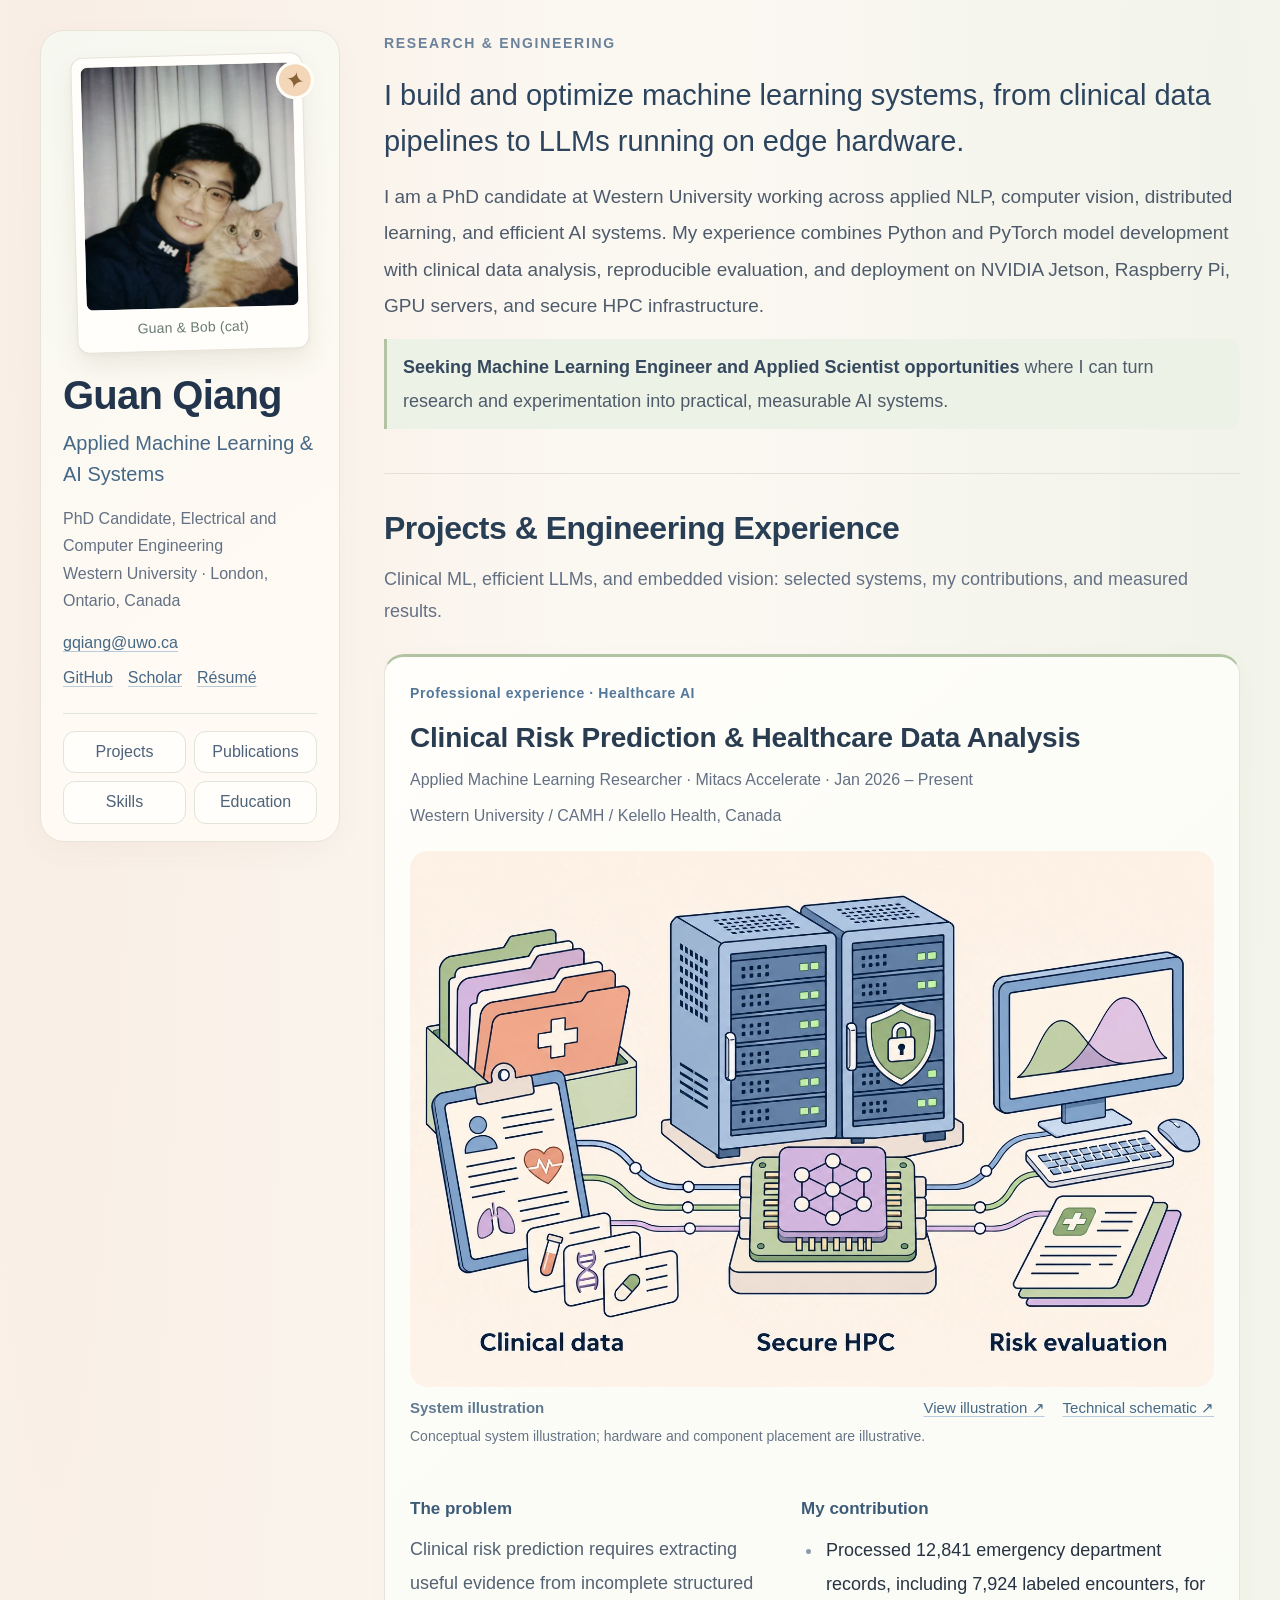
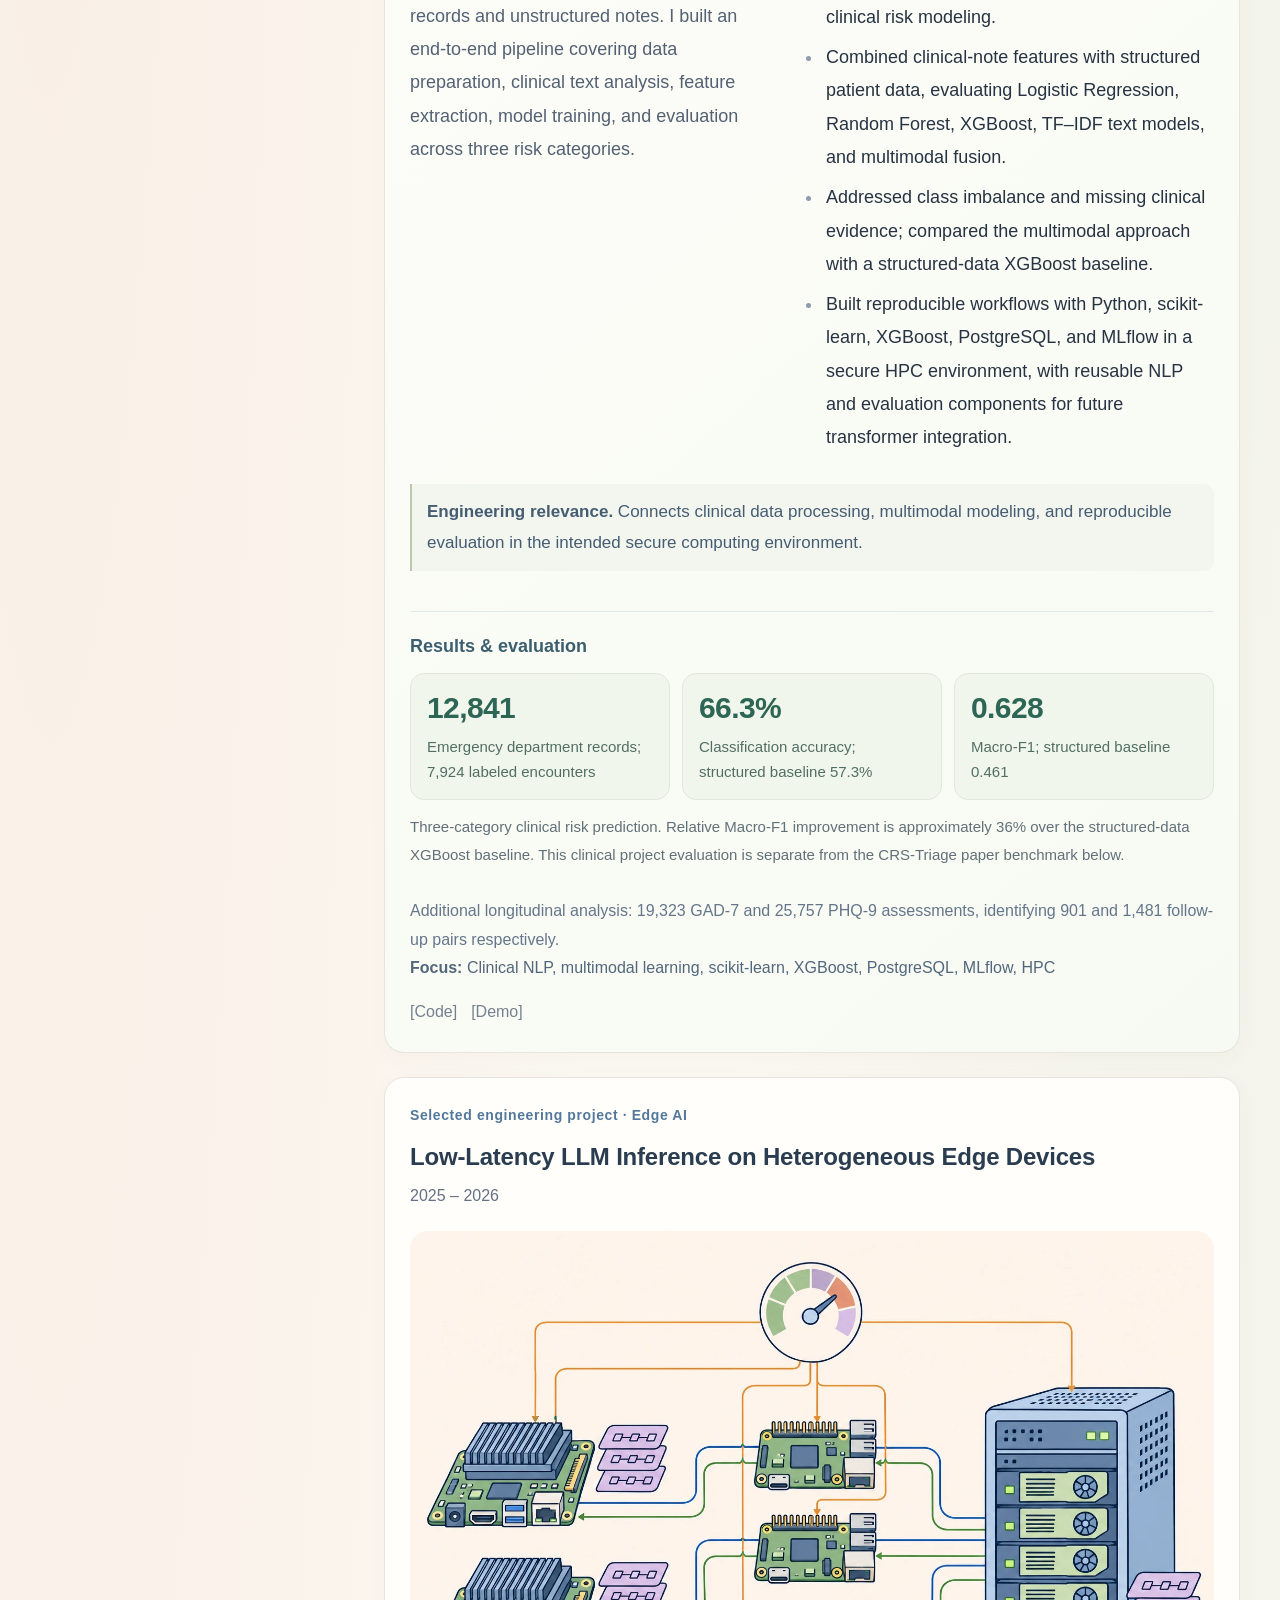
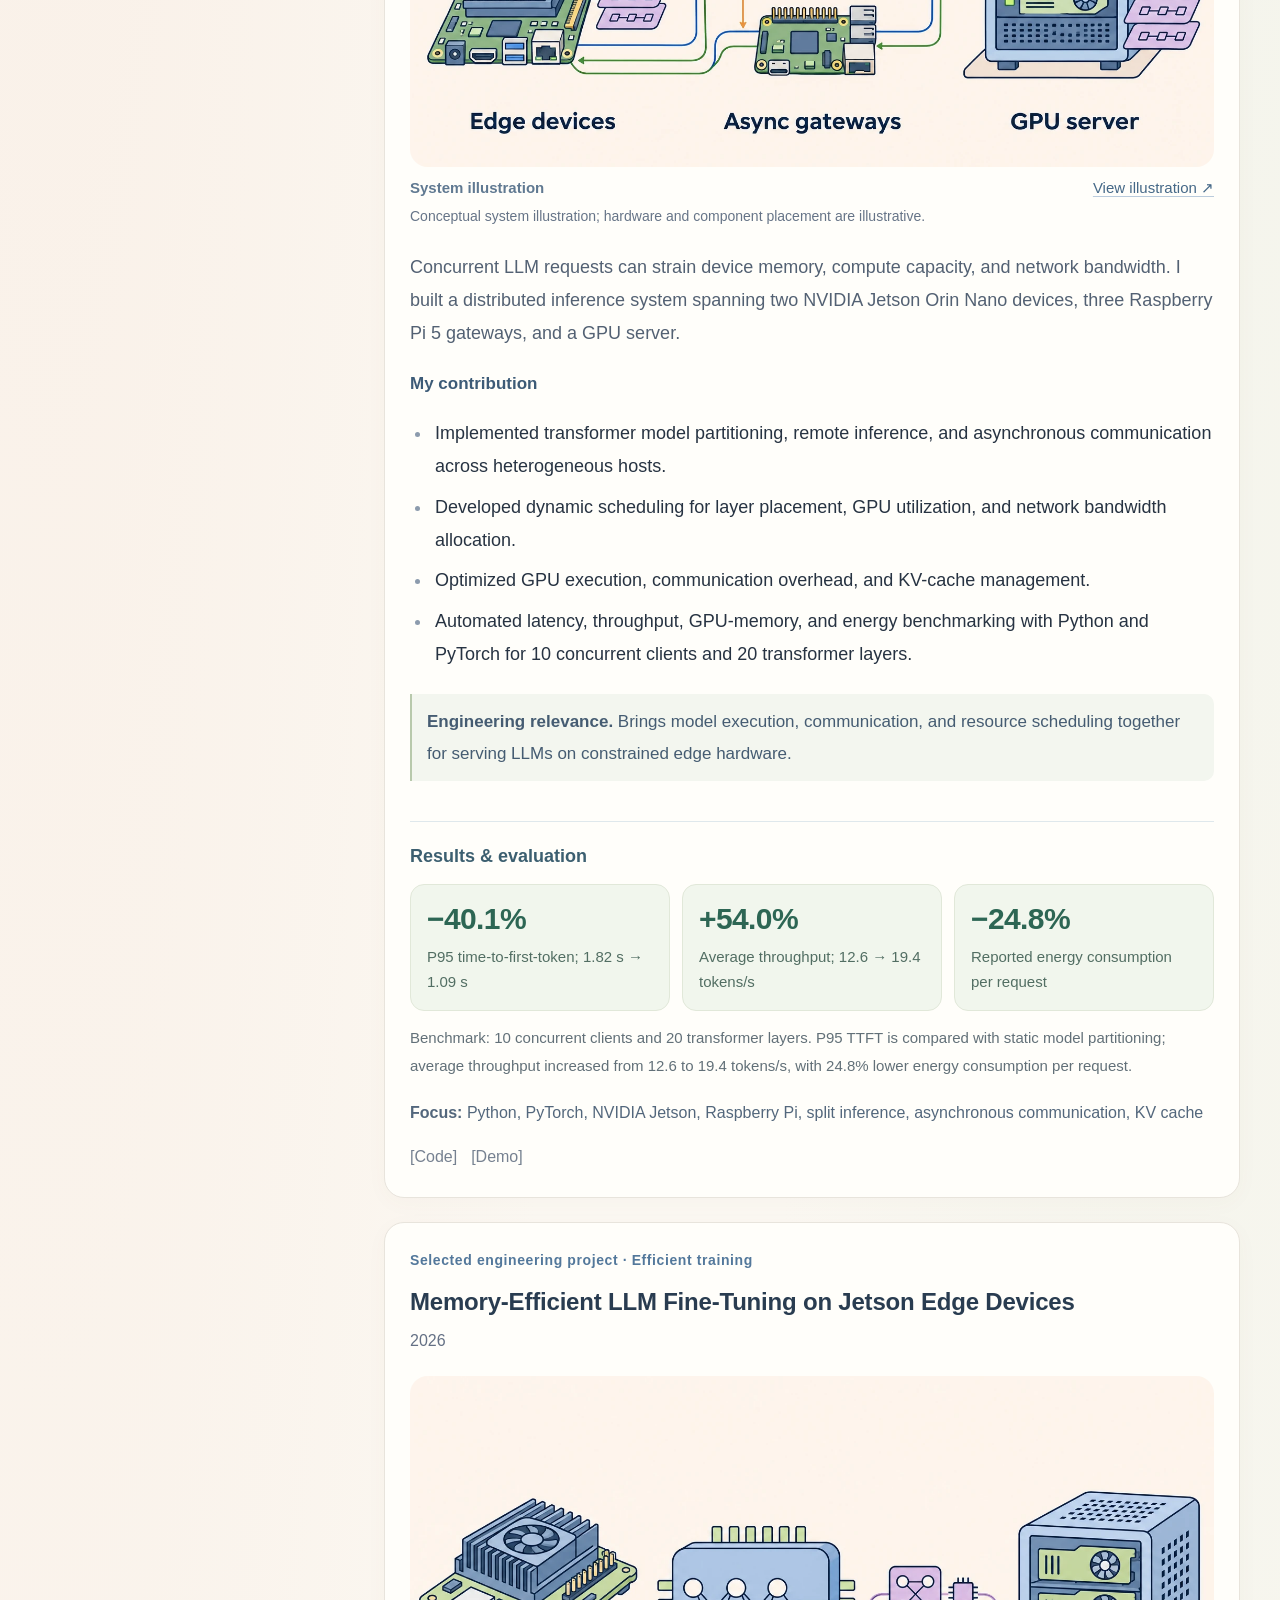
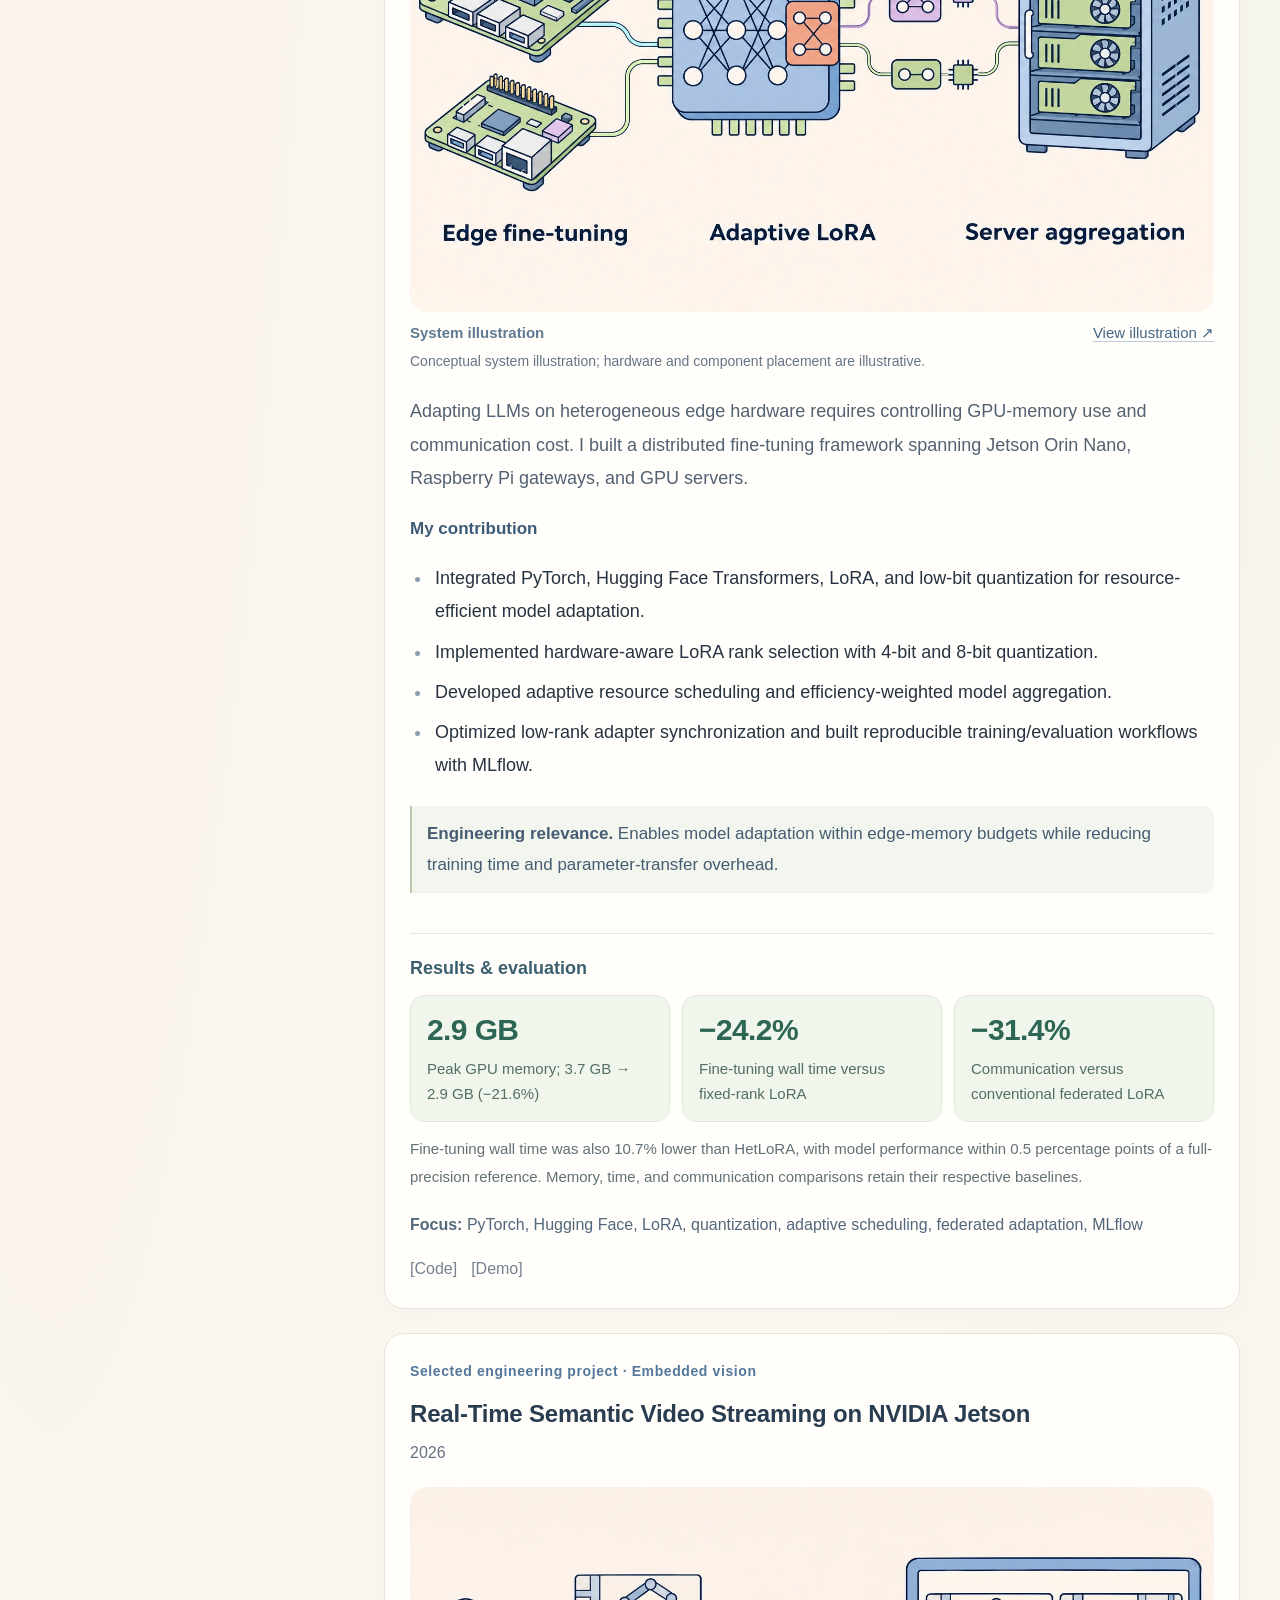
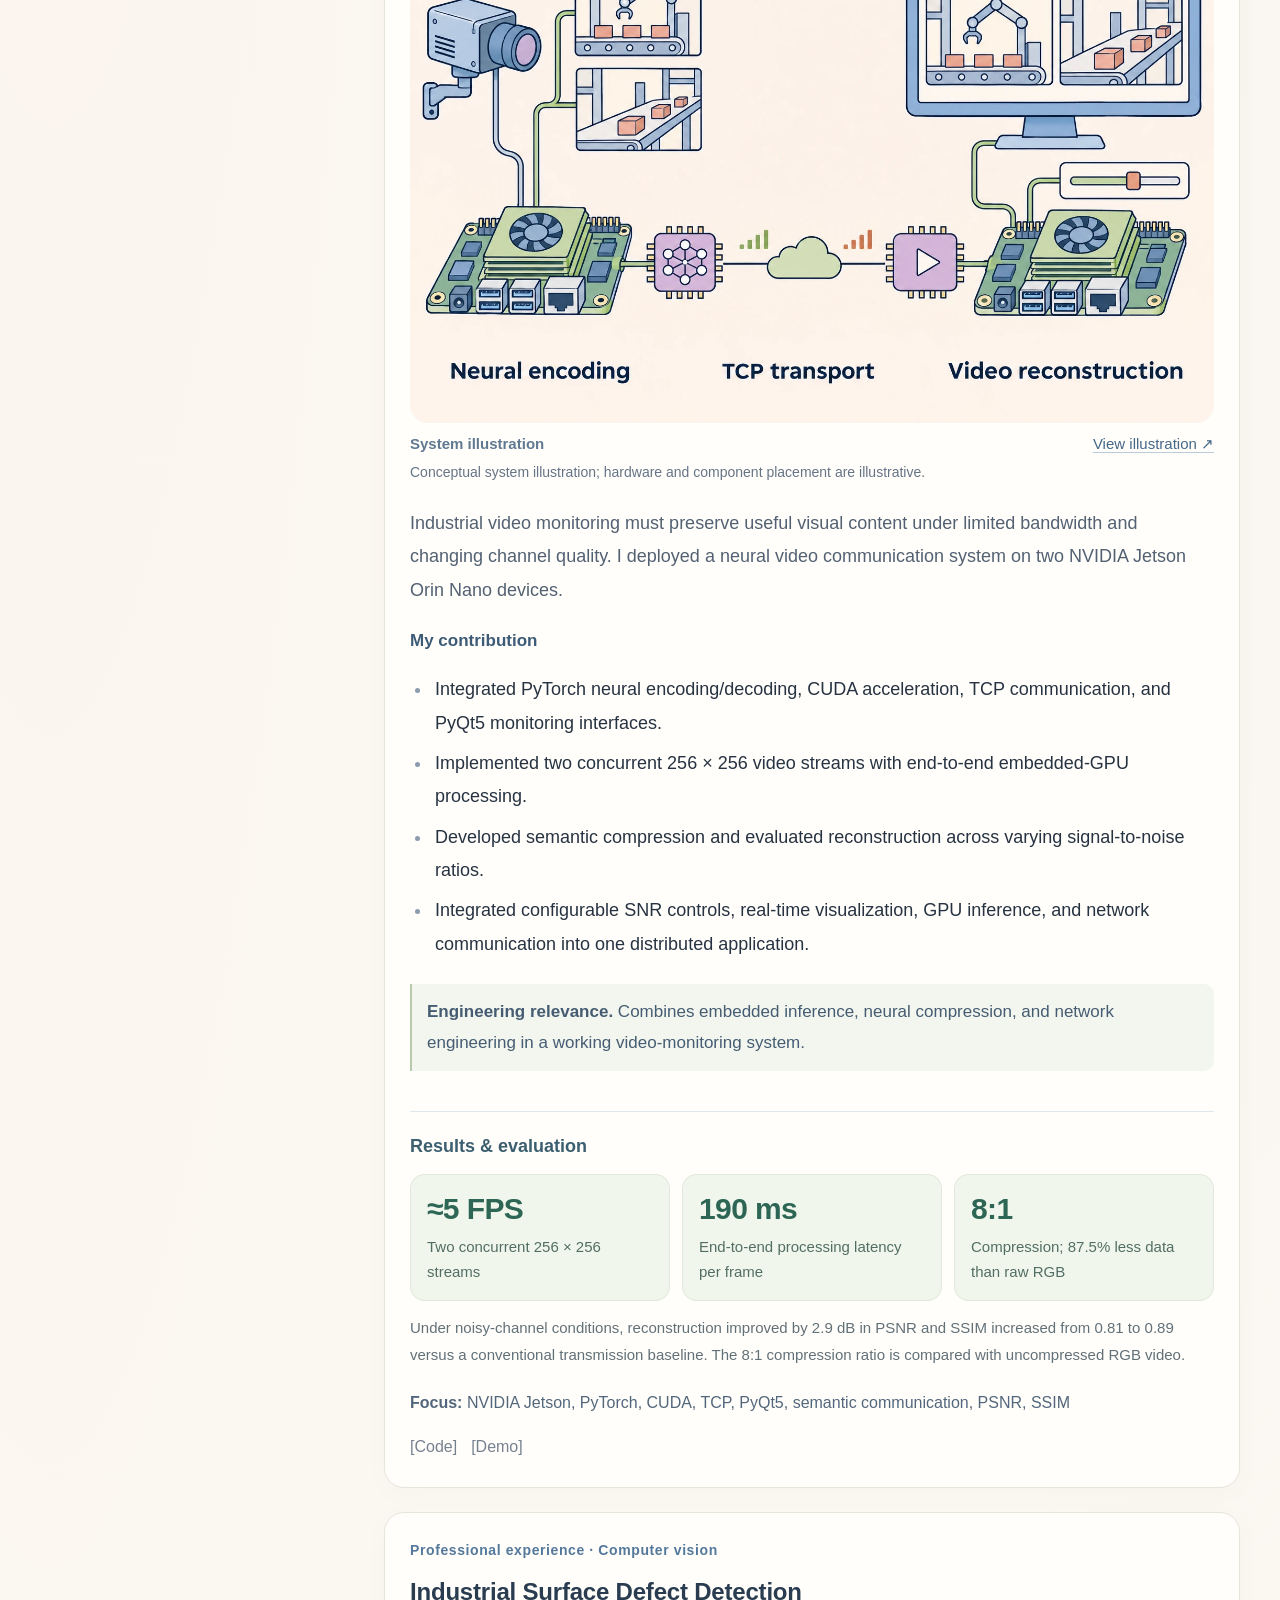
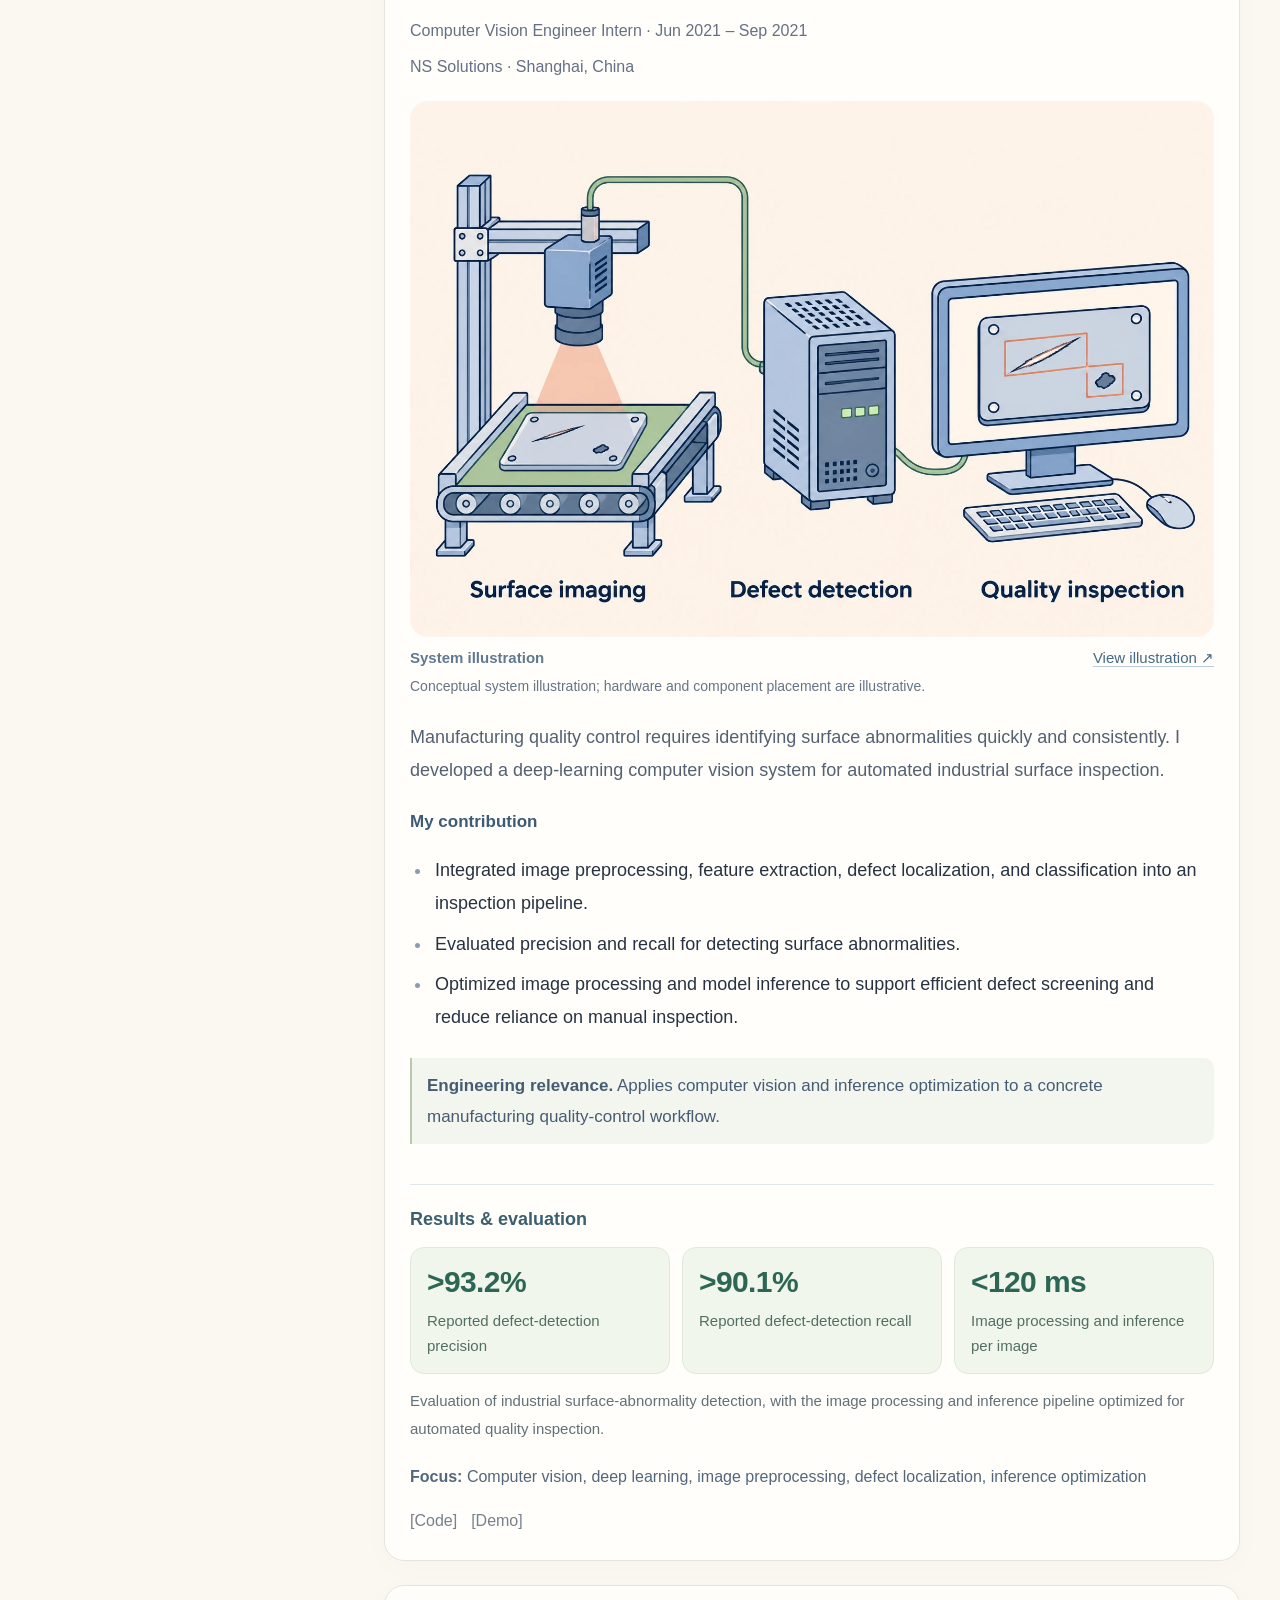
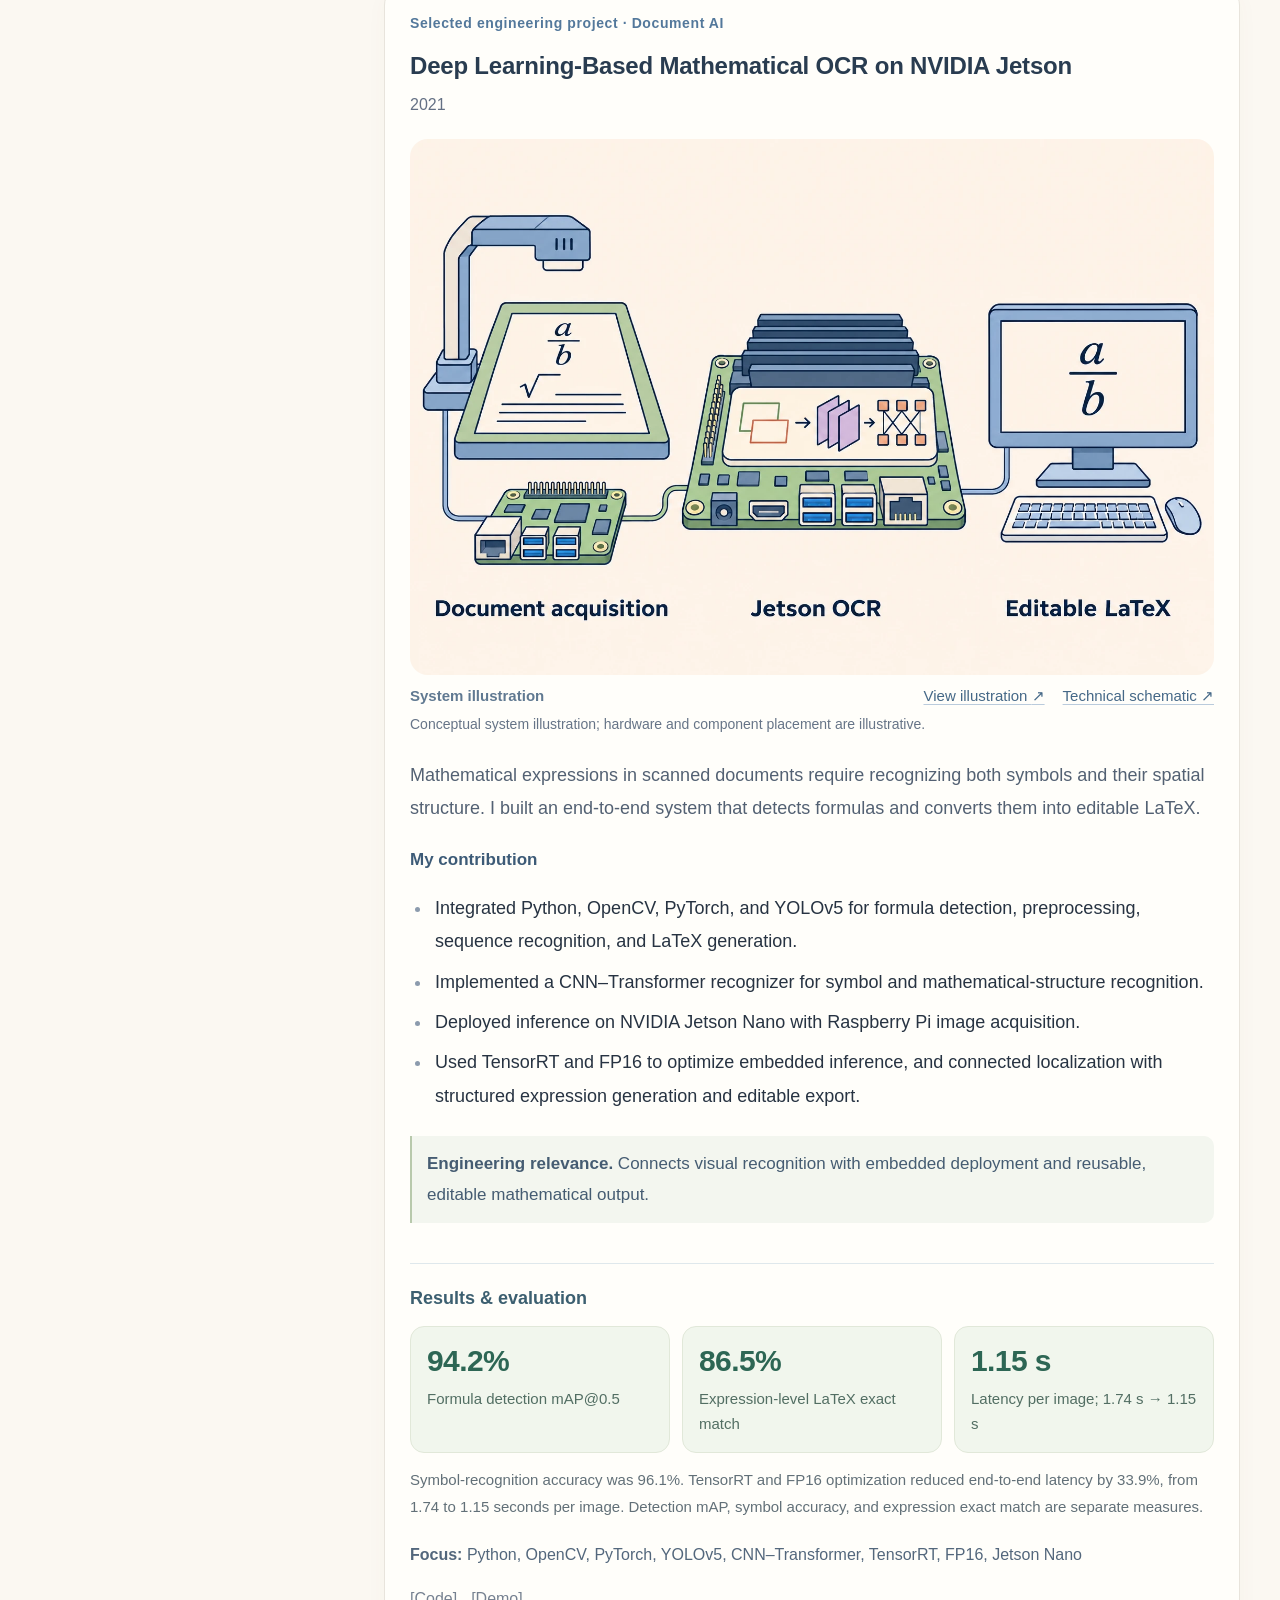
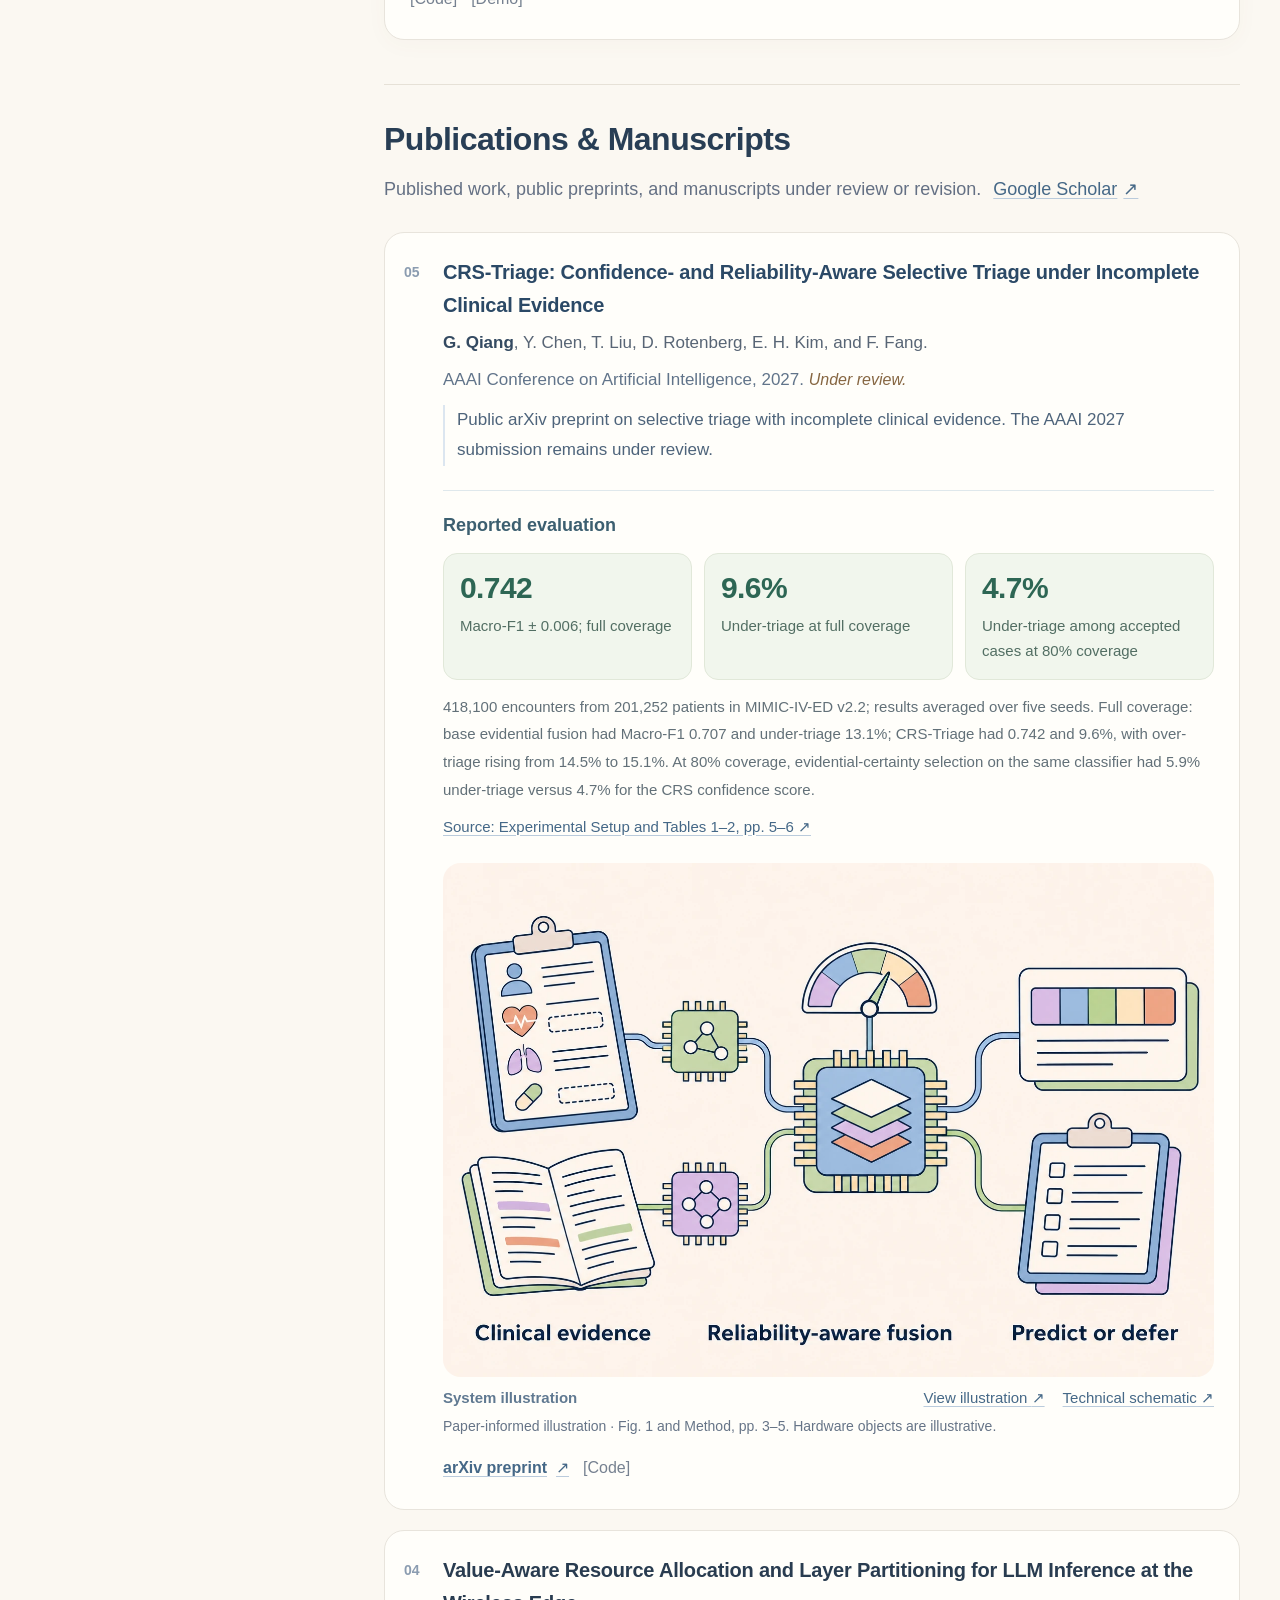
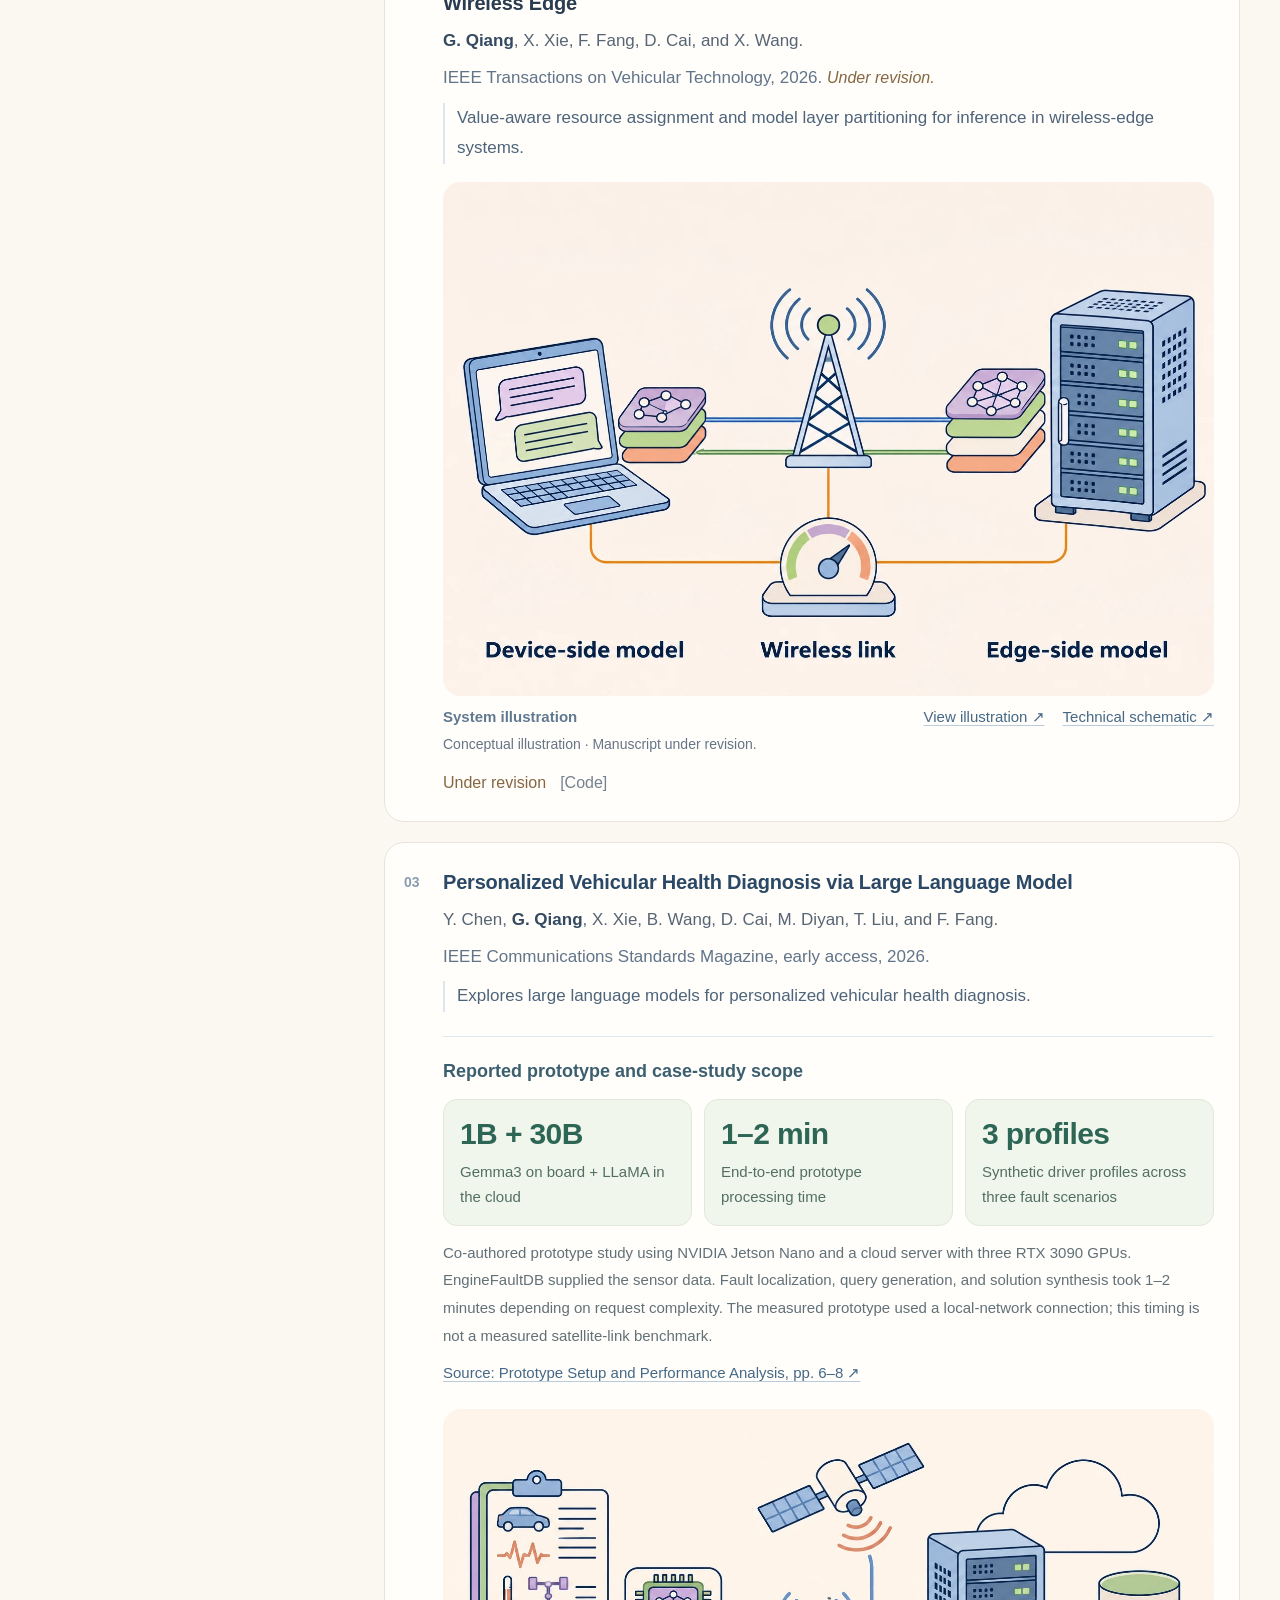
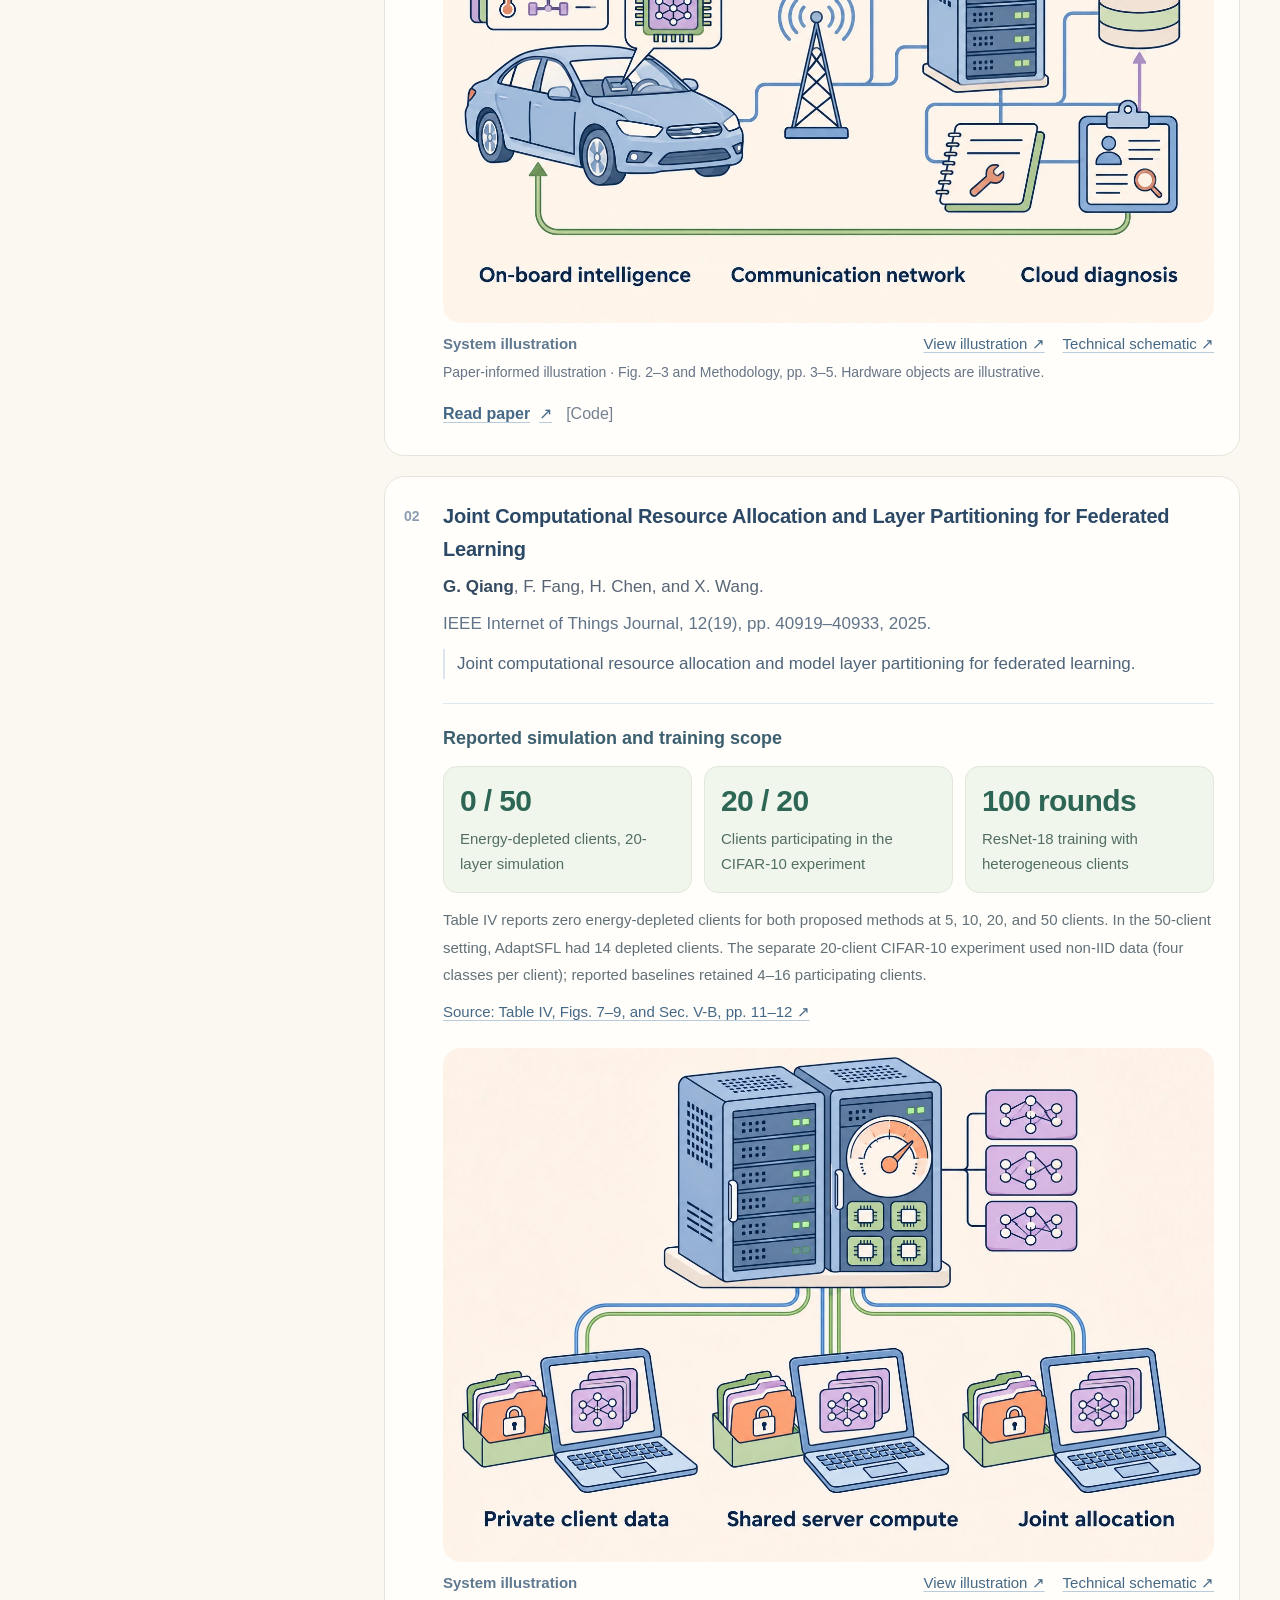
<file: index.html>
<!doctype html>
<html lang="en">
<head>
  <meta charset="utf-8">
  <meta name="viewport" content="width=device-width, initial-scale=1">
  <meta name="theme-color" content="#fbf8f2">
  <title>Guan Qiang | AI &amp; Machine Learning</title>
  <meta name="description" content="Guan Qiang, PhD candidate at Western University. Projects and publications in applied machine learning, healthcare AI, LLM inference, and distributed learning.">
  <meta property="og:title" content="Guan Qiang | AI &amp; Machine Learning">
  <meta property="og:description" content="Projects, publications, and experience in applied machine learning and distributed AI systems.">
  <meta property="og:type" content="website">
  <meta property="og:url" content="https://guanqiang1999.github.io/">
  <link rel="icon" href="assets/favicon.svg?v=qg-black-1" type="image/svg+xml">
  <link rel="stylesheet" href="styles.css?v=cv-flat-1">
</head>
<body>
  <a class="skip-link" href="#main">Skip to content</a>
  <div class="page">
    <header class="profile-header">
      <div class="profile-summary">
        <div class="profile-text">
          <h1>Guan Qiang</h1>
          <p class="profile-focus">Applied Machine Learning &amp; AI Systems</p>
          <p class="profile-specialties">Healthcare AI &middot; Efficient LLM inference &middot; Distributed learning</p>
          <p class="affiliation">PhD Candidate, Electrical and Computer Engineering<br>Western University &middot; London, Ontario, Canada</p>
          <p class="profile-links"><a href="mailto:gqiang@uwo.ca">gqiang@uwo.ca</a><span aria-hidden="true">&middot;</span><a href="https://github.com/GuanQIANG1999">GitHub</a><span aria-hidden="true">&middot;</span><a href="https://scholar.google.ca/citations?user=OV4xs6UAAAAJ&amp;hl=en" target="_blank" rel="noopener noreferrer">Scholar</a><span aria-hidden="true">&middot;</span><a href="resume.html">R&eacute;sum&eacute;</a></p>
        </div>
        <figure class="profile-portrait"><span class="portrait-sparkle" aria-hidden="true">&#10022;</span><img class="profile-photo" src="assets/profile.jpg" alt="Guan Qiang with Bob the cat" width="1097" height="1259" fetchpriority="high" decoding="async"><figcaption>Guan &amp; Bob (cat)</figcaption></figure>
      </div>
      <nav class="section-nav" aria-label="Page sections"><a href="#work">Projects</a><a href="#research">Publications</a><a href="#approach">Skills</a><a href="#about">Education</a></nav>
    </header>

    <main id="main">
      <section class="introduction" aria-label="Introduction">
        <p class="intro-label">RESEARCH &amp; ENGINEERING</p>
        <p class="intro-lead">I build and optimize machine learning systems, from clinical data pipelines to LLMs running on edge hardware.</p>
        <p>I am a PhD candidate at Western University working across applied NLP, computer vision, distributed learning, and efficient AI systems. My experience combines Python and PyTorch model development with clinical data analysis, reproducible evaluation, and deployment on NVIDIA Jetson, Raspberry Pi, GPU servers, and secure HPC infrastructure.</p>
        <p class="opportunity-note"><strong>Seeking Machine Learning Engineer and Applied Scientist opportunities</strong> where I can turn research and experimentation into practical, measurable AI systems.</p>
      </section>

      <section id="work" aria-labelledby="work-title">
        <h2 id="work-title">Projects &amp; Engineering Experience</h2>
        <p class="section-intro">Clinical ML, efficient LLMs, and embedded vision: selected systems, my contributions, and measured results.</p>
        <div class="project-grid">
        <article class="project project-featured" id="healthcare">
          <p class="project-kicker">Professional experience · Healthcare AI</p>
          <h3>Clinical Risk Prediction &amp; Healthcare Data Analysis</h3>
          <p class="entry-context">Applied Machine Learning Researcher · Mitacs Accelerate · Jan 2026 – Present</p><p class="entry-context">Western University / CAMH / Kelello Health, Canada</p>
          <figure class="system-model illustrated-model">
            <a class="model-image-link" href="assets/illustrations/flat/healthcare-pipeline.webp" target="_blank" rel="noopener noreferrer" aria-label="Open Clinical Risk Prediction &amp; Healthcare Data Analysis system illustration at full size (new tab)"><img src="assets/illustrations/flat/healthcare-pipeline.webp" alt="Flat clinical records and notes connect to secure HPC computation, a model component, and a risk-evaluation workstation." width="1536" height="1024" loading="lazy" decoding="async"></a>
            <figcaption><div class="model-caption-row"><span class="model-label">System illustration</span><span class="model-actions"><a href="assets/illustrations/flat/healthcare-pipeline.webp" target="_blank" rel="noopener noreferrer">View illustration <span aria-hidden="true">&#8599;</span></a><a class="schematic-link" href="assets/models/healthcare-pipeline.svg" target="_blank" rel="noopener noreferrer">Technical schematic <span aria-hidden="true">&#8599;</span></a></span></div><p class="model-provenance">Conceptual system illustration; hardware and component placement are illustrative.</p></figcaption>
          </figure>
          <div class="featured-details"><div><h4>The problem</h4><p class="project-overview">Clinical risk prediction requires extracting useful evidence from incomplete structured records and unstructured notes. I built an end-to-end pipeline covering data preparation, clinical text analysis, feature extraction, model training, and evaluation across three risk categories.</p></div><div><h4>My contribution</h4><ul class="contributions"><li>Processed 12,841 emergency department records, including 7,924 labeled encounters, for clinical risk modeling.</li><li>Combined clinical-note features with structured patient data, evaluating Logistic Regression, Random Forest, XGBoost, TF–IDF text models, and multimodal fusion.</li><li>Addressed class imbalance and missing clinical evidence; compared the multimodal approach with a structured-data XGBoost baseline.</li><li>Built reproducible workflows with Python, scikit-learn, XGBoost, PostgreSQL, and MLflow in a secure HPC environment, with reusable NLP and evaluation components for future transformer integration.</li></ul></div></div>
          <p class="engineering-value"><strong>Engineering relevance.</strong> Connects clinical data processing, multimodal modeling, and reproducible evaluation in the intended secure computing environment.</p>
          <section class="research-results" data-evidence="cv-healthcare" aria-label="Project results and evaluation"><h4>Results &amp; evaluation</h4><div class="metric-grid"><div class="metric-card"><span class="metric-value">12,841</span><span class="metric-label">Emergency department records; 7,924 labeled encounters</span></div><div class="metric-card"><span class="metric-value">66.3%</span><span class="metric-label">Classification accuracy; structured baseline 57.3%</span></div><div class="metric-card"><span class="metric-value">0.628</span><span class="metric-label">Macro-F1; structured baseline 0.461</span></div></div><p class="metric-context">Three-category clinical risk prediction. Relative Macro-F1 improvement is approximately 36% over the structured-data XGBoost baseline. This clinical project evaluation is separate from the CRS-Triage paper benchmark below.</p></section>
          <p class="project-note">Additional longitudinal analysis: 19,323 GAD-7 and 25,757 PHQ-9 assessments, identifying 901 and 1,481 follow-up pairs respectively.</p>
          <p class="project-topics"><strong>Focus:</strong> Clinical NLP, multimodal learning, scikit-learn, XGBoost, PostgreSQL, MLflow, HPC</p>
          <div class="resource-links" aria-label="Project resources"><span class="resource-placeholder" role="link" aria-disabled="true" title="Code link to be added">[Code]</span><span class="resource-placeholder" role="link" aria-disabled="true" title="Demo link to be added">[Demo]</span></div>
        </article>

        <article class="project" id="edge-inference">
          <p class="project-kicker">Selected engineering project · Edge AI</p>
          <h3>Low-Latency LLM Inference on Heterogeneous Edge Devices</h3>
          <p class="entry-context">2025 – 2026</p>
          <figure class="system-model illustrated-model">
            <a class="model-image-link" href="assets/illustrations/flat/edge-inference-system.webp" target="_blank" rel="noopener noreferrer" aria-label="Open Low-Latency LLM Inference on Heterogeneous Edge Devices system illustration at full size (new tab)"><img src="assets/illustrations/flat/edge-inference-system.webp" alt="A flat system illustration connects two Jetson edge boards through Raspberry Pi gateways to a GPU server. Model-layer tiles and a scheduler indicate partitioned inference and resource coordination." width="1536" height="1024" loading="lazy" decoding="async"></a>
            <figcaption><div class="model-caption-row"><span class="model-label">System illustration</span><span class="model-actions"><a href="assets/illustrations/flat/edge-inference-system.webp" target="_blank" rel="noopener noreferrer">View illustration <span aria-hidden="true">&#8599;</span></a></span></div><p class="model-provenance">Conceptual system illustration; hardware and component placement are illustrative.</p></figcaption>
          </figure>
          <p class="project-overview">Concurrent LLM requests can strain device memory, compute capacity, and network bandwidth. I built a distributed inference system spanning two NVIDIA Jetson Orin Nano devices, three Raspberry Pi 5 gateways, and a GPU server.</p><h4>My contribution</h4><ul class="contributions"><li>Implemented transformer model partitioning, remote inference, and asynchronous communication across heterogeneous hosts.</li><li>Developed dynamic scheduling for layer placement, GPU utilization, and network bandwidth allocation.</li><li>Optimized GPU execution, communication overhead, and KV-cache management.</li><li>Automated latency, throughput, GPU-memory, and energy benchmarking with Python and PyTorch for 10 concurrent clients and 20 transformer layers.</li></ul>
          <p class="engineering-value"><strong>Engineering relevance.</strong> Brings model execution, communication, and resource scheduling together for serving LLMs on constrained edge hardware.</p>
          <section class="research-results" data-evidence="cv-edge-inference" aria-label="Project results and evaluation"><h4>Results &amp; evaluation</h4><div class="metric-grid"><div class="metric-card"><span class="metric-value">−40.1%</span><span class="metric-label">P95 time-to-first-token; 1.82 s → 1.09 s</span></div><div class="metric-card"><span class="metric-value">+54.0%</span><span class="metric-label">Average throughput; 12.6 → 19.4 tokens/s</span></div><div class="metric-card"><span class="metric-value">−24.8%</span><span class="metric-label">Reported energy consumption per request</span></div></div><p class="metric-context">Benchmark: 10 concurrent clients and 20 transformer layers. P95 TTFT is compared with static model partitioning; average throughput increased from 12.6 to 19.4 tokens/s, with 24.8% lower energy consumption per request.</p></section>

          <p class="project-topics"><strong>Focus:</strong> Python, PyTorch, NVIDIA Jetson, Raspberry Pi, split inference, asynchronous communication, KV cache</p>
          <div class="resource-links" aria-label="Project resources"><span class="resource-placeholder" role="link" aria-disabled="true" title="Code link to be added">[Code]</span><span class="resource-placeholder" role="link" aria-disabled="true" title="Demo link to be added">[Demo]</span></div>
        </article>

        <article class="project" id="lora-finetuning">
          <p class="project-kicker">Selected engineering project · Efficient training</p>
          <h3>Memory-Efficient LLM Fine-Tuning on Jetson Edge Devices</h3>
          <p class="entry-context">2026</p>
          <figure class="system-model illustrated-model">
            <a class="model-image-link" href="assets/illustrations/flat/lora-finetuning.webp" target="_blank" rel="noopener noreferrer" aria-label="Open Memory-Efficient LLM Fine-Tuning on Jetson Edge Devices system illustration at full size (new tab)"><img src="assets/illustrations/flat/lora-finetuning.webp" alt="Flat Jetson and gateway boards connect to a GPU server. Small adapter overlays on model tiles represent adaptive LoRA and parameter-efficient synchronization." width="1536" height="1024" loading="lazy" decoding="async"></a>
            <figcaption><div class="model-caption-row"><span class="model-label">System illustration</span><span class="model-actions"><a href="assets/illustrations/flat/lora-finetuning.webp" target="_blank" rel="noopener noreferrer">View illustration <span aria-hidden="true">&#8599;</span></a></span></div><p class="model-provenance">Conceptual system illustration; hardware and component placement are illustrative.</p></figcaption>
          </figure>
          <p class="project-overview">Adapting LLMs on heterogeneous edge hardware requires controlling GPU-memory use and communication cost. I built a distributed fine-tuning framework spanning Jetson Orin Nano, Raspberry Pi gateways, and GPU servers.</p><h4>My contribution</h4><ul class="contributions"><li>Integrated PyTorch, Hugging Face Transformers, LoRA, and low-bit quantization for resource-efficient model adaptation.</li><li>Implemented hardware-aware LoRA rank selection with 4-bit and 8-bit quantization.</li><li>Developed adaptive resource scheduling and efficiency-weighted model aggregation.</li><li>Optimized low-rank adapter synchronization and built reproducible training/evaluation workflows with MLflow.</li></ul>
          <p class="engineering-value"><strong>Engineering relevance.</strong> Enables model adaptation within edge-memory budgets while reducing training time and parameter-transfer overhead.</p>
          <section class="research-results" data-evidence="cv-lora-finetuning" aria-label="Project results and evaluation"><h4>Results &amp; evaluation</h4><div class="metric-grid"><div class="metric-card"><span class="metric-value">2.9 GB</span><span class="metric-label">Peak GPU memory; 3.7 GB → 2.9 GB (−21.6%)</span></div><div class="metric-card"><span class="metric-value">−24.2%</span><span class="metric-label">Fine-tuning wall time versus fixed-rank LoRA</span></div><div class="metric-card"><span class="metric-value">−31.4%</span><span class="metric-label">Communication versus conventional federated LoRA</span></div></div><p class="metric-context">Fine-tuning wall time was also 10.7% lower than HetLoRA, with model performance within 0.5 percentage points of a full-precision reference. Memory, time, and communication comparisons retain their respective baselines.</p></section>

          <p class="project-topics"><strong>Focus:</strong> PyTorch, Hugging Face, LoRA, quantization, adaptive scheduling, federated adaptation, MLflow</p>
          <div class="resource-links" aria-label="Project resources"><span class="resource-placeholder" role="link" aria-disabled="true" title="Code link to be added">[Code]</span><span class="resource-placeholder" role="link" aria-disabled="true" title="Demo link to be added">[Demo]</span></div>
        </article>

        <article class="project" id="semantic-video">
          <p class="project-kicker">Selected engineering project · Embedded vision</p>
          <h3>Real-Time Semantic Video Streaming on NVIDIA Jetson</h3>
          <p class="entry-context">2026</p>
          <figure class="system-model illustrated-model">
            <a class="model-image-link" href="assets/illustrations/flat/semantic-video.webp" target="_blank" rel="noopener noreferrer" aria-label="Open Real-Time Semantic Video Streaming on NVIDIA Jetson system illustration at full size (new tab)"><img src="assets/illustrations/flat/semantic-video.webp" alt="Two flat Jetson edge devices are linked by a communication path. A camera and two video views feed the encoder; a decoder and monitoring display reconstruct the received video." width="1536" height="1024" loading="lazy" decoding="async"></a>
            <figcaption><div class="model-caption-row"><span class="model-label">System illustration</span><span class="model-actions"><a href="assets/illustrations/flat/semantic-video.webp" target="_blank" rel="noopener noreferrer">View illustration <span aria-hidden="true">&#8599;</span></a></span></div><p class="model-provenance">Conceptual system illustration; hardware and component placement are illustrative.</p></figcaption>
          </figure>
          <p class="project-overview">Industrial video monitoring must preserve useful visual content under limited bandwidth and changing channel quality. I deployed a neural video communication system on two NVIDIA Jetson Orin Nano devices.</p><h4>My contribution</h4><ul class="contributions"><li>Integrated PyTorch neural encoding/decoding, CUDA acceleration, TCP communication, and PyQt5 monitoring interfaces.</li><li>Implemented two concurrent 256 × 256 video streams with end-to-end embedded-GPU processing.</li><li>Developed semantic compression and evaluated reconstruction across varying signal-to-noise ratios.</li><li>Integrated configurable SNR controls, real-time visualization, GPU inference, and network communication into one distributed application.</li></ul>
          <p class="engineering-value"><strong>Engineering relevance.</strong> Combines embedded inference, neural compression, and network engineering in a working video-monitoring system.</p>
          <section class="research-results" data-evidence="cv-semantic-video" aria-label="Project results and evaluation"><h4>Results &amp; evaluation</h4><div class="metric-grid"><div class="metric-card"><span class="metric-value">≈5 FPS</span><span class="metric-label">Two concurrent 256 × 256 streams</span></div><div class="metric-card"><span class="metric-value">190 ms</span><span class="metric-label">End-to-end processing latency per frame</span></div><div class="metric-card"><span class="metric-value">8:1</span><span class="metric-label">Compression; 87.5% less data than raw RGB</span></div></div><p class="metric-context">Under noisy-channel conditions, reconstruction improved by 2.9 dB in PSNR and SSIM increased from 0.81 to 0.89 versus a conventional transmission baseline. The 8:1 compression ratio is compared with uncompressed RGB video.</p></section>

          <p class="project-topics"><strong>Focus:</strong> NVIDIA Jetson, PyTorch, CUDA, TCP, PyQt5, semantic communication, PSNR, SSIM</p>
          <div class="resource-links" aria-label="Project resources"><span class="resource-placeholder" role="link" aria-disabled="true" title="Code link to be added">[Code]</span><span class="resource-placeholder" role="link" aria-disabled="true" title="Demo link to be added">[Demo]</span></div>
        </article>

        <article class="project" id="industrial-defect">
          <p class="project-kicker">Professional experience · Computer vision</p>
          <h3>Industrial Surface Defect Detection</h3>
          <p class="entry-context">Computer Vision Engineer Intern · Jun 2021 – Sep 2021</p><p class="entry-context">NS Solutions · Shanghai, China</p>
          <figure class="system-model illustrated-model">
            <a class="model-image-link" href="assets/illustrations/flat/industrial-defect.webp" target="_blank" rel="noopener noreferrer" aria-label="Open Industrial Surface Defect Detection system illustration at full size (new tab)"><img src="assets/illustrations/flat/industrial-defect.webp" alt="A flat industrial camera examines a metal panel on a conveyor. An inference workstation displays localized surface defects for automated quality inspection." width="1536" height="1024" loading="lazy" decoding="async"></a>
            <figcaption><div class="model-caption-row"><span class="model-label">System illustration</span><span class="model-actions"><a href="assets/illustrations/flat/industrial-defect.webp" target="_blank" rel="noopener noreferrer">View illustration <span aria-hidden="true">&#8599;</span></a></span></div><p class="model-provenance">Conceptual system illustration; hardware and component placement are illustrative.</p></figcaption>
          </figure>
          <p class="project-overview">Manufacturing quality control requires identifying surface abnormalities quickly and consistently. I developed a deep-learning computer vision system for automated industrial surface inspection.</p><h4>My contribution</h4><ul class="contributions"><li>Integrated image preprocessing, feature extraction, defect localization, and classification into an inspection pipeline.</li><li>Evaluated precision and recall for detecting surface abnormalities.</li><li>Optimized image processing and model inference to support efficient defect screening and reduce reliance on manual inspection.</li></ul>
          <p class="engineering-value"><strong>Engineering relevance.</strong> Applies computer vision and inference optimization to a concrete manufacturing quality-control workflow.</p>
          <section class="research-results" data-evidence="cv-industrial-defect" aria-label="Project results and evaluation"><h4>Results &amp; evaluation</h4><div class="metric-grid"><div class="metric-card"><span class="metric-value">&gt;93.2%</span><span class="metric-label">Reported defect-detection precision</span></div><div class="metric-card"><span class="metric-value">&gt;90.1%</span><span class="metric-label">Reported defect-detection recall</span></div><div class="metric-card"><span class="metric-value">&lt;120 ms</span><span class="metric-label">Image processing and inference per image</span></div></div><p class="metric-context">Evaluation of industrial surface-abnormality detection, with the image processing and inference pipeline optimized for automated quality inspection.</p></section>

          <p class="project-topics"><strong>Focus:</strong> Computer vision, deep learning, image preprocessing, defect localization, inference optimization</p>
          <div class="resource-links" aria-label="Project resources"><span class="resource-placeholder" role="link" aria-disabled="true" title="Code link to be added">[Code]</span><span class="resource-placeholder" role="link" aria-disabled="true" title="Demo link to be added">[Demo]</span></div>
        </article>

        <article class="project" id="formula-recognition">
          <p class="project-kicker">Selected engineering project · Document AI</p>
          <h3>Deep Learning-Based Mathematical OCR on NVIDIA Jetson</h3>
          <p class="entry-context">2021</p>
          <figure class="system-model illustrated-model">
            <a class="model-image-link" href="assets/illustrations/flat/formula-recognition.webp" target="_blank" rel="noopener noreferrer" aria-label="Open Deep Learning-Based Mathematical OCR on NVIDIA Jetson system illustration at full size (new tab)"><img src="assets/illustrations/flat/formula-recognition.webp" alt="A scanned mathematical expression and Raspberry Pi acquisition board connect to a Jetson Nano running visual recognition. A display shows the editable LaTeX expression." width="1536" height="1024" loading="lazy" decoding="async"></a>
            <figcaption><div class="model-caption-row"><span class="model-label">System illustration</span><span class="model-actions"><a href="assets/illustrations/flat/formula-recognition.webp" target="_blank" rel="noopener noreferrer">View illustration <span aria-hidden="true">&#8599;</span></a><a class="schematic-link" href="assets/models/formula-recognition.svg" target="_blank" rel="noopener noreferrer">Technical schematic <span aria-hidden="true">&#8599;</span></a></span></div><p class="model-provenance">Conceptual system illustration; hardware and component placement are illustrative.</p></figcaption>
          </figure>
          <p class="project-overview">Mathematical expressions in scanned documents require recognizing both symbols and their spatial structure. I built an end-to-end system that detects formulas and converts them into editable LaTeX.</p><h4>My contribution</h4><ul class="contributions"><li>Integrated Python, OpenCV, PyTorch, and YOLOv5 for formula detection, preprocessing, sequence recognition, and LaTeX generation.</li><li>Implemented a CNN–Transformer recognizer for symbol and mathematical-structure recognition.</li><li>Deployed inference on NVIDIA Jetson Nano with Raspberry Pi image acquisition.</li><li>Used TensorRT and FP16 to optimize embedded inference, and connected localization with structured expression generation and editable export.</li></ul>
          <p class="engineering-value"><strong>Engineering relevance.</strong> Connects visual recognition with embedded deployment and reusable, editable mathematical output.</p>
          <section class="research-results" data-evidence="cv-formula-recognition" aria-label="Project results and evaluation"><h4>Results &amp; evaluation</h4><div class="metric-grid"><div class="metric-card"><span class="metric-value">94.2%</span><span class="metric-label">Formula detection mAP@0.5</span></div><div class="metric-card"><span class="metric-value">86.5%</span><span class="metric-label">Expression-level LaTeX exact match</span></div><div class="metric-card"><span class="metric-value">1.15 s</span><span class="metric-label">Latency per image; 1.74 s → 1.15 s</span></div></div><p class="metric-context">Symbol-recognition accuracy was 96.1%. TensorRT and FP16 optimization reduced end-to-end latency by 33.9%, from 1.74 to 1.15 seconds per image. Detection mAP, symbol accuracy, and expression exact match are separate measures.</p></section>

          <p class="project-topics"><strong>Focus:</strong> Python, OpenCV, PyTorch, YOLOv5, CNN–Transformer, TensorRT, FP16, Jetson Nano</p>
          <div class="resource-links" aria-label="Project resources"><span class="resource-placeholder" role="link" aria-disabled="true" title="Code link to be added">[Code]</span><span class="resource-placeholder" role="link" aria-disabled="true" title="Demo link to be added">[Demo]</span></div>
        </article>
        </div>
      </section>

      <section id="research" aria-labelledby="research-title">
        <h2 id="research-title">Publications &amp; Manuscripts</h2>
        <p class="section-intro">Published work, public preprints, and manuscripts under review or revision. <a class="scholar-link" href="https://scholar.google.ca/citations?user=OV4xs6UAAAAJ&amp;hl=en" target="_blank" rel="noopener noreferrer">Google Scholar <span aria-hidden="true">&#8599;</span></a></p>
        <ol class="publication-list" reversed>
          <li><h3><a href="https://arxiv.org/abs/2608.03862" target="_blank" rel="noopener noreferrer">CRS-Triage: Confidence- and Reliability-Aware Selective Triage under Incomplete Clinical Evidence</a></h3><p><strong>G. Qiang</strong>, Y. Chen, T. Liu, D. Rotenberg, E. H. Kim, and F. Fang.</p><p class="publication-venue">AAAI Conference on Artificial Intelligence, 2027. <span class="publication-status">Under review.</span></p><p class="publication-summary">Public arXiv preprint on selective triage with incomplete clinical evidence. The AAAI 2027 submission remains under review.</p><section class="research-results" data-evidence="crs-paper" aria-label="Reported evaluation"><h4>Reported evaluation</h4><div class="metric-grid"><div class="metric-card"><span class="metric-value">0.742</span><span class="metric-label">Macro-F1 &plusmn; 0.006; full coverage</span></div><div class="metric-card"><span class="metric-value">9.6%</span><span class="metric-label">Under-triage at full coverage</span></div><div class="metric-card"><span class="metric-value">4.7%</span><span class="metric-label">Under-triage among accepted cases at 80% coverage</span></div></div><p class="metric-context">418,100 encounters from 201,252 patients in MIMIC-IV-ED v2.2; results averaged over five seeds. Full coverage: base evidential fusion had Macro-F1 0.707 and under-triage 13.1%; CRS-Triage had 0.742 and 9.6%, with over-triage rising from 14.5% to 15.1%. At 80% coverage, evidential-certainty selection on the same classifier had 5.9% under-triage versus 4.7% for the CRS confidence score.</p><a class="metric-source" href="https://arxiv.org/abs/2608.03862" target="_blank" rel="noopener noreferrer">Source: Experimental Setup and Tables 1&ndash;2, pp. 5&ndash;6 <span aria-hidden="true">&#8599;</span></a></section><figure class="system-model illustrated-model">
            <a class="model-image-link" href="assets/illustrations/flat/crs-triage.webp" target="_blank" rel="noopener noreferrer" aria-label="Open CRS-Triage system illustration at full size (new tab)"><img src="assets/illustrations/flat/crs-triage.webp" alt="Separate structured-record and clinical-text branches connect to reliability-aware evidence fusion. The output splits between an acuity prediction and deferred review." width="1536" height="1024" loading="lazy" decoding="async"></a>
            <figcaption><div class="model-caption-row"><span class="model-label">System illustration</span><span class="model-actions"><a href="assets/illustrations/flat/crs-triage.webp" target="_blank" rel="noopener noreferrer">View illustration <span aria-hidden="true">&#8599;</span></a><a class="schematic-link" href="assets/models/crs-triage.svg" target="_blank" rel="noopener noreferrer">Technical schematic <span aria-hidden="true">&#8599;</span></a></span></div><p class="model-provenance">Paper-informed illustration &middot; Fig. 1 and Method, pp. 3&ndash;5. Hardware objects are illustrative.</p></figcaption>
          </figure><div class="resource-links" aria-label="Publication resources"><a class="paper-link" href="https://arxiv.org/abs/2608.03862" target="_blank" rel="noopener noreferrer">arXiv preprint <span aria-hidden="true">&#8599;</span></a><span class="resource-placeholder" role="link" aria-disabled="true" title="Code link to be added">[Code]</span></div></li>
          <li><h3>Value-Aware Resource Allocation and Layer Partitioning for LLM Inference at the Wireless Edge</h3><p><strong>G. Qiang</strong>, X. Xie, F. Fang, D. Cai, and X. Wang.</p><p class="publication-venue">IEEE Transactions on Vehicular Technology, 2026. <span class="publication-status">Under revision.</span></p><p class="publication-summary">Value-aware resource assignment and model layer partitioning for inference in wireless-edge systems.</p><figure class="system-model illustrated-model">
            <a class="model-image-link" href="assets/illustrations/flat/edge-llm.webp" target="_blank" rel="noopener noreferrer" aria-label="Open Value-Aware LLM Inference at the Wireless Edge system illustration at full size (new tab)"><img src="assets/illustrations/flat/edge-llm.webp" alt="A device runs prefix model layers and communicates with an edge server running the remaining layers. A value-aware coordinator connects to model placement and resource controls." width="1536" height="1024" loading="lazy" decoding="async"></a>
            <figcaption><div class="model-caption-row"><span class="model-label">System illustration</span><span class="model-actions"><a href="assets/illustrations/flat/edge-llm.webp" target="_blank" rel="noopener noreferrer">View illustration <span aria-hidden="true">&#8599;</span></a><a class="schematic-link" href="assets/models/edge-llm.svg" target="_blank" rel="noopener noreferrer">Technical schematic <span aria-hidden="true">&#8599;</span></a></span></div><p class="model-provenance">Conceptual illustration &middot; Manuscript under revision.</p></figcaption>
          </figure><div class="resource-links" aria-label="Publication resources"><span class="submission-status">Under revision</span><span class="resource-placeholder" role="link" aria-disabled="true" title="Code link to be added">[Code]</span></div></li>
          <li><h3><a href="https://doi.org/10.1109/MCOMSTD.2026.3674904" target="_blank" rel="noopener noreferrer">Personalized Vehicular Health Diagnosis via Large Language Model</a></h3><p>Y. Chen, <strong>G. Qiang</strong>, X. Xie, B. Wang, D. Cai, M. Diyan, T. Liu, and F. Fang.</p><p class="publication-venue">IEEE Communications Standards Magazine, early access, 2026.</p><p class="publication-summary">Explores large language models for personalized vehicular health diagnosis.</p><section class="research-results" data-evidence="vehicle-paper" aria-label="Reported prototype and case-study scope"><h4>Reported prototype and case-study scope</h4><div class="metric-grid"><div class="metric-card"><span class="metric-value">1B + 30B</span><span class="metric-label">Gemma3 on board + LLaMA in the cloud</span></div><div class="metric-card"><span class="metric-value">1&ndash;2 min</span><span class="metric-label">End-to-end prototype processing time</span></div><div class="metric-card"><span class="metric-value">3 profiles</span><span class="metric-label">Synthetic driver profiles across three fault scenarios</span></div></div><p class="metric-context">Co-authored prototype study using NVIDIA Jetson Nano and a cloud server with three RTX 3090 GPUs. EngineFaultDB supplied the sensor data. Fault localization, query generation, and solution synthesis took 1&ndash;2 minutes depending on request complexity. The measured prototype used a local-network connection; this timing is not a measured satellite-link benchmark.</p><a class="metric-source" href="https://doi.org/10.1109/MCOMSTD.2026.3674904" target="_blank" rel="noopener noreferrer">Source: Prototype Setup and Performance Analysis, pp. 6&ndash;8 <span aria-hidden="true">&#8599;</span></a></section><figure class="system-model illustrated-model">
            <a class="model-image-link" href="assets/illustrations/flat/vehicular-llm.webp" target="_blank" rel="noopener noreferrer" aria-label="Open Personalized Vehicular LLM Diagnosis system illustration at full size (new tab)"><img src="assets/illustrations/flat/vehicular-llm.webp" alt="A flat vehicle with on-board inference connects through a terrestrial and proposed satellite-network concept to cloud diagnosis, retrieval, and curated expert feedback." width="1536" height="1024" loading="lazy" decoding="async"></a>
            <figcaption><div class="model-caption-row"><span class="model-label">System illustration</span><span class="model-actions"><a href="assets/illustrations/flat/vehicular-llm.webp" target="_blank" rel="noopener noreferrer">View illustration <span aria-hidden="true">&#8599;</span></a><a class="schematic-link" href="assets/models/vehicular-llm.svg" target="_blank" rel="noopener noreferrer">Technical schematic <span aria-hidden="true">&#8599;</span></a></span></div><p class="model-provenance">Paper-informed illustration &middot; Fig. 2&ndash;3 and Methodology, pp. 3&ndash;5. Hardware objects are illustrative.</p></figcaption>
          </figure><div class="resource-links" aria-label="Publication resources"><a class="paper-link" href="https://doi.org/10.1109/MCOMSTD.2026.3674904" target="_blank" rel="noopener noreferrer">Read paper <span aria-hidden="true">&#8599;</span></a><span class="resource-placeholder" role="link" aria-disabled="true" title="Code link to be added">[Code]</span></div></li>
          <li><h3><a href="https://doi.org/10.1109/JIOT.2025.3592155" target="_blank" rel="noopener noreferrer">Joint Computational Resource Allocation and Layer Partitioning for Federated Learning</a></h3><p><strong>G. Qiang</strong>, F. Fang, H. Chen, and X. Wang.</p><p class="publication-venue">IEEE Internet of Things Journal, 12(19), pp. 40919&ndash;40933, 2025.</p><p class="publication-summary">Joint computational resource allocation and model layer partitioning for federated learning.</p><section class="research-results" data-evidence="fl-paper" aria-label="Reported simulation and training scope"><h4>Reported simulation and training scope</h4><div class="metric-grid"><div class="metric-card"><span class="metric-value">0 / 50</span><span class="metric-label">Energy-depleted clients, 20-layer simulation</span></div><div class="metric-card"><span class="metric-value">20 / 20</span><span class="metric-label">Clients participating in the CIFAR-10 experiment</span></div><div class="metric-card"><span class="metric-value">100 rounds</span><span class="metric-label">ResNet-18 training with heterogeneous clients</span></div></div><p class="metric-context">Table IV reports zero energy-depleted clients for both proposed methods at 5, 10, 20, and 50 clients. In the 50-client setting, AdaptSFL had 14 depleted clients. The separate 20-client CIFAR-10 experiment used non-IID data (four classes per client); reported baselines retained 4&ndash;16 participating clients.</p><a class="metric-source" href="https://doi.org/10.1109/JIOT.2025.3592155" target="_blank" rel="noopener noreferrer">Source: Table IV, Figs. 7&ndash;9, and Sec. V-B, pp. 11&ndash;12 <span aria-hidden="true">&#8599;</span></a></section><figure class="system-model illustrated-model">
            <a class="model-image-link" href="assets/illustrations/flat/federated-partitioning.webp" target="_blank" rel="noopener noreferrer" aria-label="Open Resource-Aware Federated Learning system illustration at full size (new tab)"><img src="assets/illustrations/flat/federated-partitioning.webp" alt="Three client laptops retain local data and prefix layers. Bidirectional links connect them to a shared server with per-client model tails and a compute-allocation controller." width="1536" height="1024" loading="lazy" decoding="async"></a>
            <figcaption><div class="model-caption-row"><span class="model-label">System illustration</span><span class="model-actions"><a href="assets/illustrations/flat/federated-partitioning.webp" target="_blank" rel="noopener noreferrer">View illustration <span aria-hidden="true">&#8599;</span></a><a class="schematic-link" href="assets/models/federated-partitioning.svg" target="_blank" rel="noopener noreferrer">Technical schematic <span aria-hidden="true">&#8599;</span></a></span></div><p class="model-provenance">Paper-informed illustration &middot; Fig. 1 and Sec. II&ndash;IV. Hardware objects are illustrative.</p></figcaption>
          </figure><div class="resource-links" aria-label="Publication resources"><a class="paper-link" href="https://doi.org/10.1109/JIOT.2025.3592155" target="_blank" rel="noopener noreferrer">Read paper <span aria-hidden="true">&#8599;</span></a><span class="resource-placeholder" role="link" aria-disabled="true" title="Code link to be added">[Code]</span></div></li>
          <li><h3><a href="https://doi.org/10.1109/PIMRC56721.2023.10293879" target="_blank" rel="noopener noreferrer">Security and Efficiency Enhancement for Split Learning: A Machine Learning based Malicious Clients Detection Approach</a></h3><p><strong>G. Qiang</strong>, F. Fang, and X. Wang.</p><p class="publication-venue">IEEE PIMRC, Toronto, Canada, 2023.</p><p class="publication-summary">A machine learning-based approach to detecting malicious clients in split learning.</p><section class="research-results" data-evidence="security-paper" aria-label="Reported risk-ranking evaluation"><h4>Reported risk-ranking evaluation</h4><div class="metric-grid"><div class="metric-card"><span class="metric-value">98%</span><span class="metric-label">Reported classification accuracy</span></div><div class="metric-card"><span class="metric-value">0.98</span><span class="metric-label">Reported AUROC</span></div><div class="metric-card"><span class="metric-value">110,000</span><span class="metric-label">Synthetic minority-attack samples generated</span></div></div><p class="metric-context">CIC-IDS2017 features were reduced from 78 to 50 using RFE. Eleven TVAE models generated 10,000 samples per attack class. The six-hidden-layer classifier used an 80/20 train/test split; hyperparameters were selected with grid search and three-fold cross-validation. These are paper-reported benchmark results, not production attack-blocking rates.</p><a class="metric-source" href="https://doi.org/10.1109/PIMRC56721.2023.10293879" target="_blank" rel="noopener noreferrer">Source: Sec. IV-A, Tables II&ndash;III, and Figs. 3&ndash;4, pp. 5&ndash;6 <span aria-hidden="true">&#8599;</span></a></section><figure class="system-model illustrated-model">
            <a class="model-image-link" href="assets/illustrations/flat/split-learning-security.webp" target="_blank" rel="noopener noreferrer" aria-label="Open Secure Split-Learning Admission system illustration at full size (new tab)"><img src="assets/illustrations/flat/split-learning-security.webp" alt="A client sends requests through a risk-scoring and proof-of-work admission gateway. Accepted requests reach the protected server; rejected requests enter a blocklist tray." width="1536" height="1024" loading="lazy" decoding="async"></a>
            <figcaption><div class="model-caption-row"><span class="model-label">System illustration</span><span class="model-actions"><a href="assets/illustrations/flat/split-learning-security.webp" target="_blank" rel="noopener noreferrer">View illustration <span aria-hidden="true">&#8599;</span></a><a class="schematic-link" href="assets/models/split-learning-security.svg" target="_blank" rel="noopener noreferrer">Technical schematic <span aria-hidden="true">&#8599;</span></a></span></div><p class="model-provenance">Paper-informed illustration &middot; Fig. 1&ndash;2 and Sec. III, pp. 2&ndash;4. Hardware objects are illustrative.</p></figcaption>
          </figure><div class="resource-links" aria-label="Publication resources"><a class="paper-link" href="https://doi.org/10.1109/PIMRC56721.2023.10293879" target="_blank" rel="noopener noreferrer">Read paper <span aria-hidden="true">&#8599;</span></a><span class="resource-placeholder" role="link" aria-disabled="true" title="Code link to be added">[Code]</span></div></li>
        </ol>
      </section>

      <section id="approach" aria-labelledby="skills-title"><h2 id="skills-title">Technical Skills</h2><p class="section-intro">From data preparation and model development to efficient training, inference, and deployment.</p><dl class="skills-list"><dt>Programming &amp; data</dt><dd>Python, Java, SQL, MATLAB; pandas, NumPy, SciPy; data cleaning, exploratory analysis, feature engineering, statistical evaluation</dd><dt>Machine learning</dt><dd>PyTorch, scikit-learn, XGBoost, Hugging Face Transformers; classification, NLP, model selection, cross-validation, imbalance handling, uncertainty-aware prediction</dd><dt>LLMs &amp; optimization</dt><dd>LoRA / parameter-efficient fine-tuning, quantization, split inference, federated learning, reinforcement learning, resource allocation, Lyapunov optimization</dd><dt>Engineering &amp; tools</dt><dd>Linux, Git, MLflow, PostgreSQL, Flask, FastAPI, Gradio, Streamlit; GPU computing and HPC</dd><dt>Edge deployment</dt><dd>NVIDIA Jetson, Raspberry Pi, TensorRT, FP16, CUDA, TCP communication, PyQt5</dd></dl></section>

      <section id="about" aria-labelledby="education-title"><h2 id="education-title">Education</h2>
        <div class="education-entry"><div class="entry-heading"><h3>PhD Candidate, Electrical and Computer Engineering</h3><span class="entry-date">Sep 2022 – Present</span></div><p>Western University &middot; London, Ontario, Canada</p><p class="entry-context"><strong>GPA:</strong> 91%</p><p class="entry-context"><strong>Relevant coursework:</strong> Machine Learning, Deep Learning, Reinforcement Learning, Convex Optimization, Distributed Computing, Wireless Communication Systems, Statistical Learning, Advanced Algorithms.</p></div>
        <div class="education-entry"><div class="entry-heading"><h3>B.Eng., Computer Science and Technology</h3><span class="entry-date">Sep 2018 – Jun 2022</span></div><p>Shanghai University &middot; Shanghai, China</p><p class="entry-context"><strong>GPA:</strong> 87/100</p><p class="entry-context"><strong>Relevant coursework:</strong> Data Structures and Algorithms, Artificial Intelligence, Computer Vision and Image Processing, Probability and Statistics, Linear Algebra, Database Systems, Operating Systems, Computer Networks, Software Engineering.</p></div>
      </section>

      <section aria-labelledby="awards-title"><h2 id="awards-title">Honors, Awards &amp; Languages</h2><ul class="awards-list"><li>Mitacs Innovation Awards Nominee · Mitacs Canada (2026)</li><li>Special Award, Enterprise Track, Global AI + Radio Challenge · International AI and Wireless Communication Competition (2026)</li><li>Advanced to Second Round, AI Data Scientist Competition · China Merchants Bank, 10th Digital Finance Training Camp (2026)</li><li>Mitacs Accelerate Research Funding · Mitacs Canada (2026)</li><li>Fourth Place, Shanghai Innovation and Entrepreneurship Competition (2021)</li><li>Second-Class Academic Scholarship, Shanghai University (2019)</li></ul><p><strong>Languages:</strong> English (Fluent), Mandarin Chinese (Native)</p></section>

      <section id="contact" aria-labelledby="contact-title">
        <h2 id="contact-title">Contact</h2>
        <p>I am interested in Machine Learning Engineer and Applied Scientist roles involving clinical NLP, computer vision, efficient LLMs, and deployed edge AI systems. I would welcome the chance to discuss how my research and implementation experience could contribute to your team.</p>
        <p class="contact-links"><a href="mailto:gqiang@uwo.ca">gqiang@uwo.ca</a><a href="resume.html">View r&eacute;sum&eacute;</a><a href="https://github.com/GuanQIANG1999">GitHub profile</a><a href="https://scholar.google.ca/citations?user=OV4xs6UAAAAJ&amp;hl=en" target="_blank" rel="noopener noreferrer">Google Scholar</a></p>
      </section>
    </main>
    <footer class="site-footer"><span>Guan Qiang</span><a href="#main">Back to top</a></footer>
  </div>
</body>
</html>
</file>
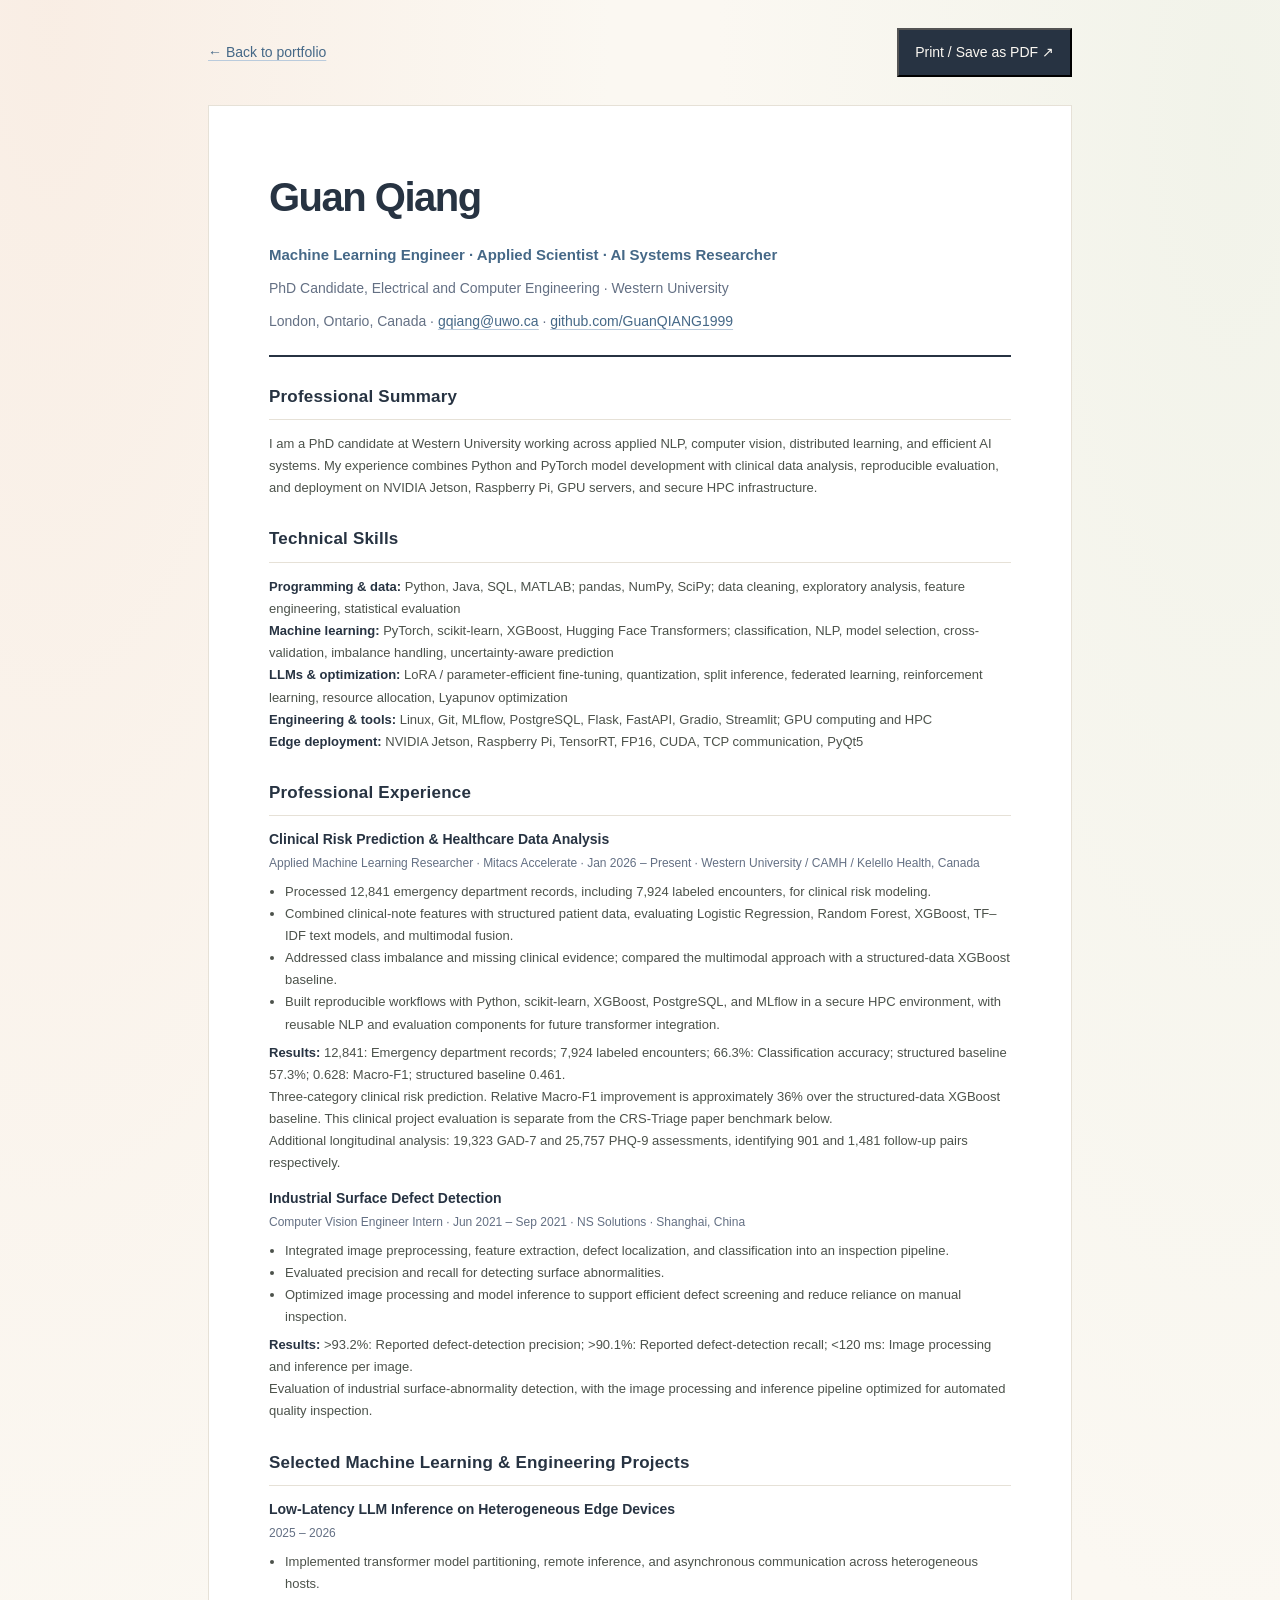
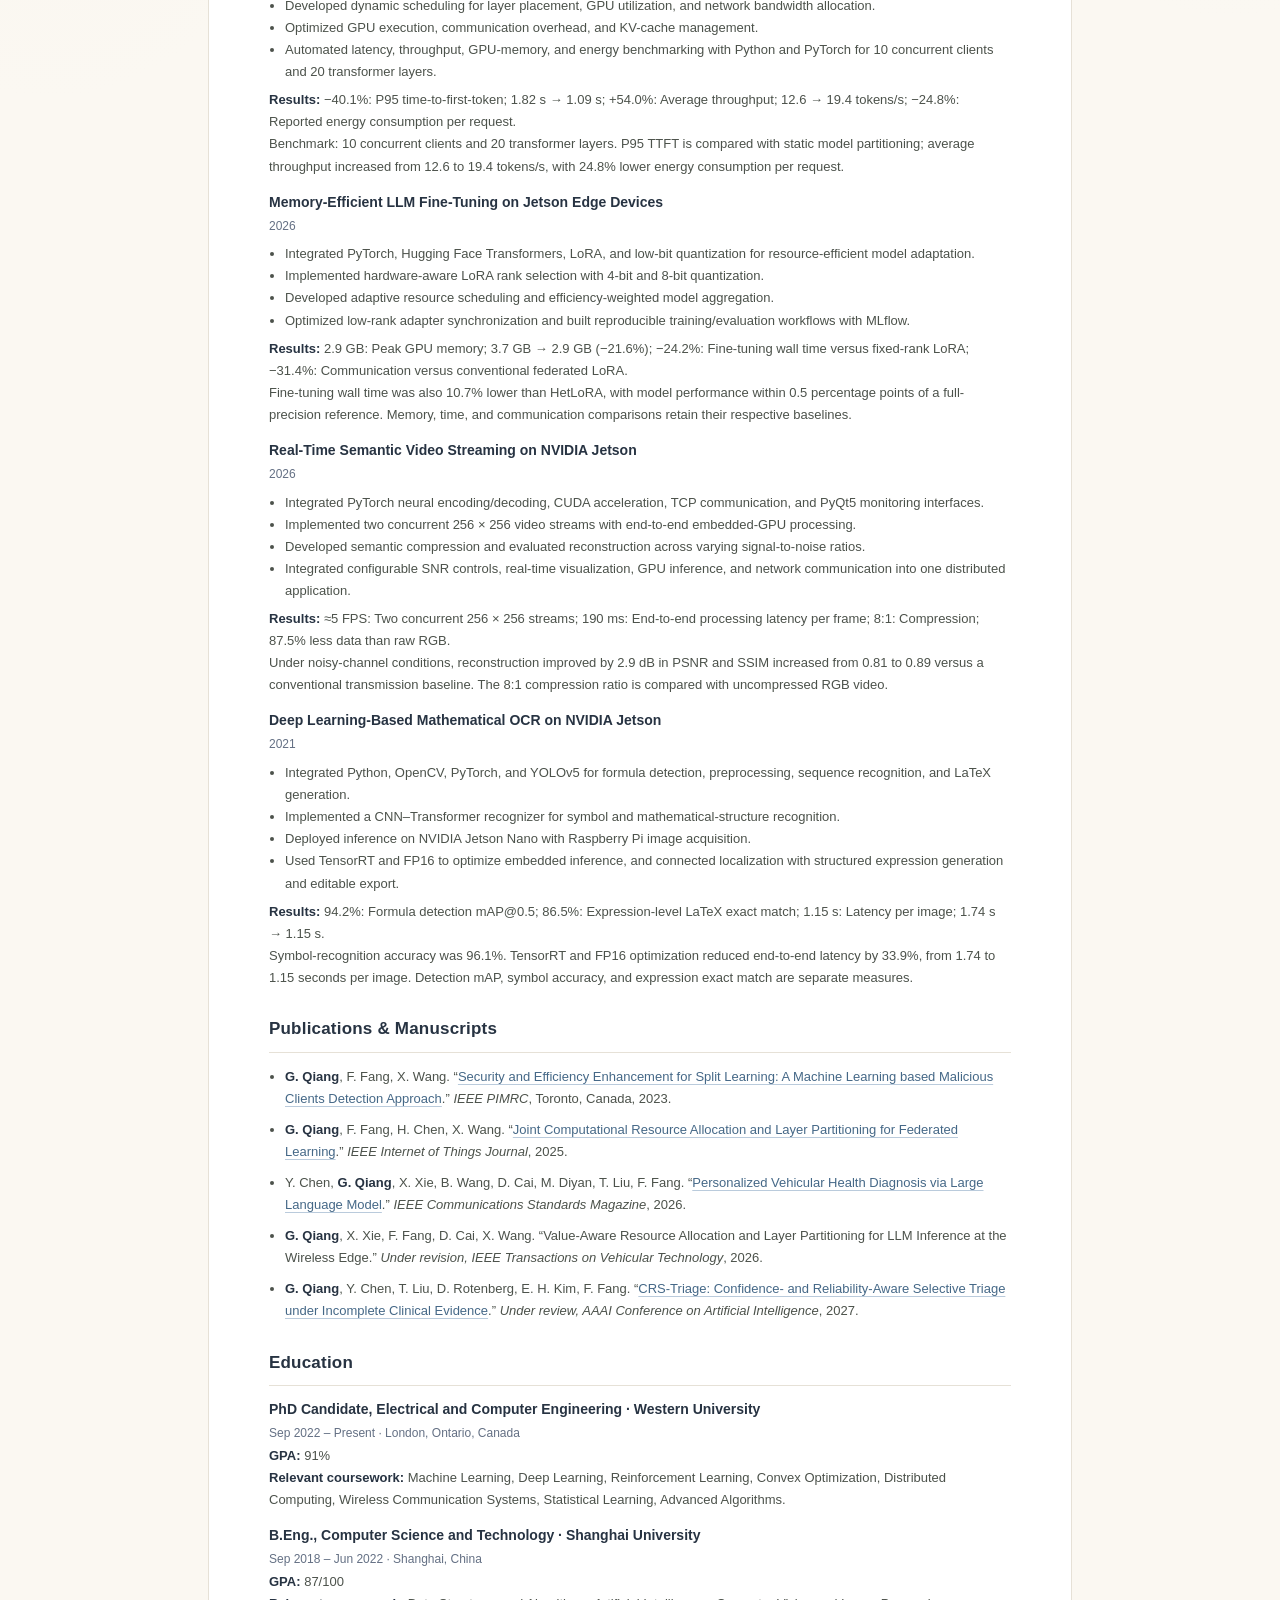
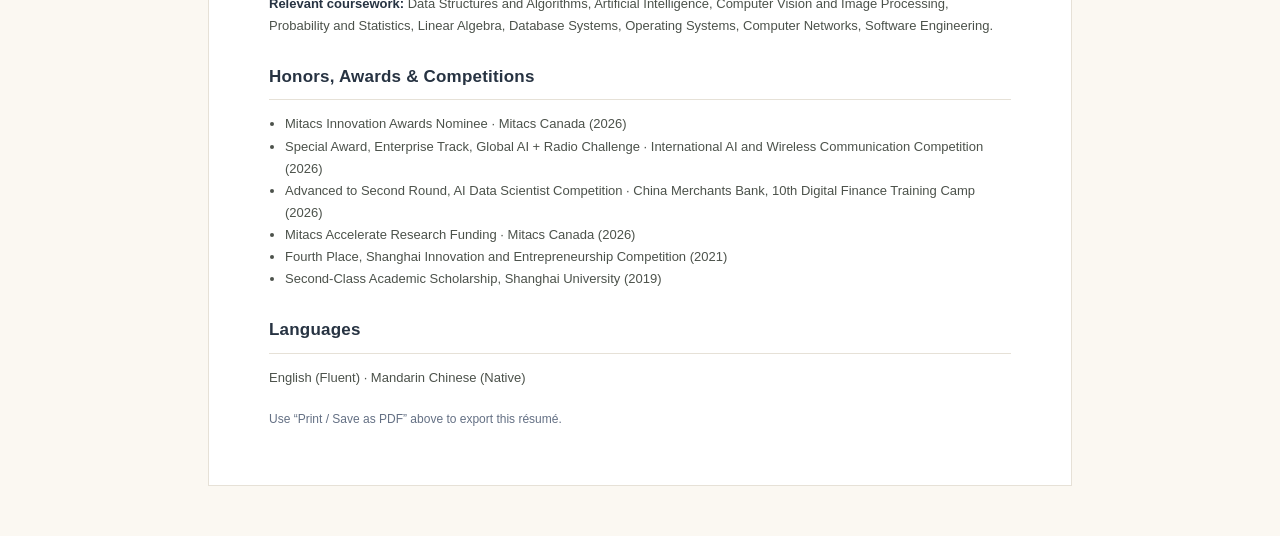
<file: resume.html>
<!doctype html>
<html lang="en">
<head>
  <meta charset="utf-8">
  <meta name="viewport" content="width=device-width, initial-scale=1">
  <title>Guan Qiang — Résumé</title>
  <meta name="description" content="Résumé of Guan Qiang, AI/ML engineering candidate and PhD candidate at Western University.">
  <link rel="icon" href="assets/favicon.svg?v=qg-black-1" type="image/svg+xml">
  <link rel="stylesheet" href="styles.css?v=cv-flat-1">
  <style>
    .resume-toolbar{max-width:920px;margin:28px auto 0;display:flex;justify-content:space-between;align-items:center;padding-inline:28px;gap:20px}.resume-toolbar button{background:var(--ink);color:var(--paper);padding:10px 16px;font-size:14px}.resume-toolbar>a{font-size:14px}.resume-sheet{max-width:864px;margin:28px auto 50px;background:white;border:1px solid var(--line);padding:55px 60px}.resume-header{border-bottom:2px solid var(--ink);padding-bottom:20px}.resume-header h1{font-size:40px;letter-spacing:-1.5px}.resume-header p{font-size:14px;margin-top:8px;color:var(--muted)}.resume-header a{border-bottom:1px solid var(--line)}.resume-section{margin-top:25px}.resume-section h2{font-size:17px;letter-spacing:.2px;border-bottom:1px solid var(--line);padding-bottom:7px;margin-bottom:13px}.resume-section h3{font-size:14px;letter-spacing:0;font-weight:700;line-height:1.5}.resume-section p,.resume-section li{font-size:13px;line-height:1.7;color:#4c524b}.resume-section ul{padding-left:16px;margin:6px 0}.resume-entry{margin-bottom:14px;break-inside:avoid}.resume-entry time{font-size:12px;color:var(--muted);display:block;margin-top:3px}.resume-section strong{color:var(--ink)}.resume-pubs li{margin-bottom:9px;break-inside:avoid}.resume-header .resume-role{color:var(--accent);font-size:15px;font-weight:600}.resume-note{font-size:12px;color:var(--muted);margin-top:20px}.print-button[hidden]{display:none}@media(max-width:620px){.resume-sheet{margin:20px 15px 35px;padding:30px 24px}.resume-toolbar{padding-inline:20px;margin-top:20px}.resume-header h1{font-size:36px}}@page{size:A4;margin:18mm}@media print{.resume-toolbar,.resume-note{display:none}.resume-sheet{max-width:none;margin:0;padding:0;border:0}.resume-header h1{font-size:27px}.resume-header p{font-size:10px}.resume-section{margin-top:16px}.resume-section h2{font-size:12px;break-after:avoid}.resume-section p,.resume-section li{font-size:9.5px}.resume-entry{margin-bottom:10px}.resume-section h3{font-size:10.5px}.resume-entry time{font-size:9px}a{color:inherit}body{print-color-adjust:exact;-webkit-print-color-adjust:exact}}
  </style>
</head>
<body>
  <div class="resume-toolbar"><a href="index.html">← Back to portfolio</a><button class="print-button" type="button" hidden>Print / Save as PDF ↗</button></div>
  <main class="resume-sheet">
    <header class="resume-header"><h1>Guan Qiang</h1><p class="resume-role">Machine Learning Engineer · Applied Scientist · AI Systems Researcher</p><p>PhD Candidate, Electrical and Computer Engineering · Western University</p><p>London, Ontario, Canada · <a href="mailto:gqiang@uwo.ca">gqiang@uwo.ca</a> · <a href="https://github.com/GuanQIANG1999">github.com/GuanQIANG1999</a></p></header>
    <section class="resume-section"><h2>Professional Summary</h2><p>I am a PhD candidate at Western University working across applied NLP, computer vision, distributed learning, and efficient AI systems. My experience combines Python and PyTorch model development with clinical data analysis, reproducible evaluation, and deployment on NVIDIA Jetson, Raspberry Pi, GPU servers, and secure HPC infrastructure.</p></section>
    <section class="resume-section"><h2>Technical Skills</h2><p><strong>Programming &amp; data:</strong> Python, Java, SQL, MATLAB; pandas, NumPy, SciPy; data cleaning, exploratory analysis, feature engineering, statistical evaluation</p><p><strong>Machine learning:</strong> PyTorch, scikit-learn, XGBoost, Hugging Face Transformers; classification, NLP, model selection, cross-validation, imbalance handling, uncertainty-aware prediction</p><p><strong>LLMs &amp; optimization:</strong> LoRA / parameter-efficient fine-tuning, quantization, split inference, federated learning, reinforcement learning, resource allocation, Lyapunov optimization</p><p><strong>Engineering &amp; tools:</strong> Linux, Git, MLflow, PostgreSQL, Flask, FastAPI, Gradio, Streamlit; GPU computing and HPC</p><p><strong>Edge deployment:</strong> NVIDIA Jetson, Raspberry Pi, TensorRT, FP16, CUDA, TCP communication, PyQt5</p></section>
    <section class="resume-section"><h2>Professional Experience</h2><div class="resume-entry" id="resume-healthcare"><h3>Clinical Risk Prediction &amp; Healthcare Data Analysis</h3><time>Applied Machine Learning Researcher · Mitacs Accelerate · Jan 2026 – Present · Western University / CAMH / Kelello Health, Canada</time><ul class="resume-bullets"><li>Processed 12,841 emergency department records, including 7,924 labeled encounters, for clinical risk modeling.</li><li>Combined clinical-note features with structured patient data, evaluating Logistic Regression, Random Forest, XGBoost, TF–IDF text models, and multimodal fusion.</li><li>Addressed class imbalance and missing clinical evidence; compared the multimodal approach with a structured-data XGBoost baseline.</li><li>Built reproducible workflows with Python, scikit-learn, XGBoost, PostgreSQL, and MLflow in a secure HPC environment, with reusable NLP and evaluation components for future transformer integration.</li></ul><p><strong>Results:</strong> 12,841: Emergency department records; 7,924 labeled encounters; 66.3%: Classification accuracy; structured baseline 57.3%; 0.628: Macro-F1; structured baseline 0.461.</p><p>Three-category clinical risk prediction. Relative Macro-F1 improvement is approximately 36% over the structured-data XGBoost baseline. This clinical project evaluation is separate from the CRS-Triage paper benchmark below.</p><p>Additional longitudinal analysis: 19,323 GAD-7 and 25,757 PHQ-9 assessments, identifying 901 and 1,481 follow-up pairs respectively.</p></div><div class="resume-entry" id="resume-industrial-defect"><h3>Industrial Surface Defect Detection</h3><time>Computer Vision Engineer Intern · Jun 2021 – Sep 2021 · NS Solutions · Shanghai, China</time><ul class="resume-bullets"><li>Integrated image preprocessing, feature extraction, defect localization, and classification into an inspection pipeline.</li><li>Evaluated precision and recall for detecting surface abnormalities.</li><li>Optimized image processing and model inference to support efficient defect screening and reduce reliance on manual inspection.</li></ul><p><strong>Results:</strong> &gt;93.2%: Reported defect-detection precision; &gt;90.1%: Reported defect-detection recall; &lt;120 ms: Image processing and inference per image.</p><p>Evaluation of industrial surface-abnormality detection, with the image processing and inference pipeline optimized for automated quality inspection.</p></div></section>
    <section class="resume-section"><h2>Selected Machine Learning &amp; Engineering Projects</h2><div class="resume-entry" id="resume-edge-inference"><h3>Low-Latency LLM Inference on Heterogeneous Edge Devices</h3><time>2025 – 2026</time><ul class="resume-bullets"><li>Implemented transformer model partitioning, remote inference, and asynchronous communication across heterogeneous hosts.</li><li>Developed dynamic scheduling for layer placement, GPU utilization, and network bandwidth allocation.</li><li>Optimized GPU execution, communication overhead, and KV-cache management.</li><li>Automated latency, throughput, GPU-memory, and energy benchmarking with Python and PyTorch for 10 concurrent clients and 20 transformer layers.</li></ul><p><strong>Results:</strong> −40.1%: P95 time-to-first-token; 1.82 s → 1.09 s; +54.0%: Average throughput; 12.6 → 19.4 tokens/s; −24.8%: Reported energy consumption per request.</p><p>Benchmark: 10 concurrent clients and 20 transformer layers. P95 TTFT is compared with static model partitioning; average throughput increased from 12.6 to 19.4 tokens/s, with 24.8% lower energy consumption per request.</p></div><div class="resume-entry" id="resume-lora-finetuning"><h3>Memory-Efficient LLM Fine-Tuning on Jetson Edge Devices</h3><time>2026</time><ul class="resume-bullets"><li>Integrated PyTorch, Hugging Face Transformers, LoRA, and low-bit quantization for resource-efficient model adaptation.</li><li>Implemented hardware-aware LoRA rank selection with 4-bit and 8-bit quantization.</li><li>Developed adaptive resource scheduling and efficiency-weighted model aggregation.</li><li>Optimized low-rank adapter synchronization and built reproducible training/evaluation workflows with MLflow.</li></ul><p><strong>Results:</strong> 2.9 GB: Peak GPU memory; 3.7 GB → 2.9 GB (−21.6%); −24.2%: Fine-tuning wall time versus fixed-rank LoRA; −31.4%: Communication versus conventional federated LoRA.</p><p>Fine-tuning wall time was also 10.7% lower than HetLoRA, with model performance within 0.5 percentage points of a full-precision reference. Memory, time, and communication comparisons retain their respective baselines.</p></div><div class="resume-entry" id="resume-semantic-video"><h3>Real-Time Semantic Video Streaming on NVIDIA Jetson</h3><time>2026</time><ul class="resume-bullets"><li>Integrated PyTorch neural encoding/decoding, CUDA acceleration, TCP communication, and PyQt5 monitoring interfaces.</li><li>Implemented two concurrent 256 × 256 video streams with end-to-end embedded-GPU processing.</li><li>Developed semantic compression and evaluated reconstruction across varying signal-to-noise ratios.</li><li>Integrated configurable SNR controls, real-time visualization, GPU inference, and network communication into one distributed application.</li></ul><p><strong>Results:</strong> ≈5 FPS: Two concurrent 256 × 256 streams; 190 ms: End-to-end processing latency per frame; 8:1: Compression; 87.5% less data than raw RGB.</p><p>Under noisy-channel conditions, reconstruction improved by 2.9 dB in PSNR and SSIM increased from 0.81 to 0.89 versus a conventional transmission baseline. The 8:1 compression ratio is compared with uncompressed RGB video.</p></div><div class="resume-entry" id="resume-formula-recognition"><h3>Deep Learning-Based Mathematical OCR on NVIDIA Jetson</h3><time>2021</time><ul class="resume-bullets"><li>Integrated Python, OpenCV, PyTorch, and YOLOv5 for formula detection, preprocessing, sequence recognition, and LaTeX generation.</li><li>Implemented a CNN–Transformer recognizer for symbol and mathematical-structure recognition.</li><li>Deployed inference on NVIDIA Jetson Nano with Raspberry Pi image acquisition.</li><li>Used TensorRT and FP16 to optimize embedded inference, and connected localization with structured expression generation and editable export.</li></ul><p><strong>Results:</strong> 94.2%: Formula detection mAP@0.5; 86.5%: Expression-level LaTeX exact match; 1.15 s: Latency per image; 1.74 s → 1.15 s.</p><p>Symbol-recognition accuracy was 96.1%. TensorRT and FP16 optimization reduced end-to-end latency by 33.9%, from 1.74 to 1.15 seconds per image. Detection mAP, symbol accuracy, and expression exact match are separate measures.</p></div></section>
    <section class="resume-section"><h2>Publications &amp; Manuscripts</h2><ul class="resume-pubs">
      <li><strong>G. Qiang</strong>, F. Fang, X. Wang. “<a href="https://doi.org/10.1109/PIMRC56721.2023.10293879">Security and Efficiency Enhancement for Split Learning: A Machine Learning based Malicious Clients Detection Approach</a>.” <em>IEEE PIMRC</em>, Toronto, Canada, 2023.</li>
      <li><strong>G. Qiang</strong>, F. Fang, H. Chen, X. Wang. “<a href="https://doi.org/10.1109/JIOT.2025.3592155">Joint Computational Resource Allocation and Layer Partitioning for Federated Learning</a>.” <em>IEEE Internet of Things Journal</em>, 2025.</li>
      <li>Y. Chen, <strong>G. Qiang</strong>, X. Xie, B. Wang, D. Cai, M. Diyan, T. Liu, F. Fang. “<a href="https://doi.org/10.1109/MCOMSTD.2026.3674904">Personalized Vehicular Health Diagnosis via Large Language Model</a>.” <em>IEEE Communications Standards Magazine</em>, 2026.</li>
      <li><strong>G. Qiang</strong>, X. Xie, F. Fang, D. Cai, X. Wang. “Value-Aware Resource Allocation and Layer Partitioning for LLM Inference at the Wireless Edge.” <em>Under revision, IEEE Transactions on Vehicular Technology</em>, 2026.</li>
      <li><strong>G. Qiang</strong>, Y. Chen, T. Liu, D. Rotenberg, E. H. Kim, F. Fang. “<a href="https://arxiv.org/abs/2608.03862">CRS-Triage: Confidence- and Reliability-Aware Selective Triage under Incomplete Clinical Evidence</a>.” <em>Under review, AAAI Conference on Artificial Intelligence</em>, 2027.</li>
    </ul></section>
    <section class="resume-section"><h2>Education</h2><div class="resume-entry"><h3>PhD Candidate, Electrical and Computer Engineering · Western University</h3><time>Sep 2022 – Present · London, Ontario, Canada</time><p><strong>GPA:</strong> 91%</p><p><strong>Relevant coursework:</strong> Machine Learning, Deep Learning, Reinforcement Learning, Convex Optimization, Distributed Computing, Wireless Communication Systems, Statistical Learning, Advanced Algorithms.</p></div><div class="resume-entry"><h3>B.Eng., Computer Science and Technology · Shanghai University</h3><time>Sep 2018 – Jun 2022 · Shanghai, China</time><p><strong>GPA:</strong> 87/100</p><p><strong>Relevant coursework:</strong> Data Structures and Algorithms, Artificial Intelligence, Computer Vision and Image Processing, Probability and Statistics, Linear Algebra, Database Systems, Operating Systems, Computer Networks, Software Engineering.</p></div></section>
    <section class="resume-section"><h2>Honors, Awards &amp; Competitions</h2><ul class="resume-awards"><li>Mitacs Innovation Awards Nominee · Mitacs Canada (2026)</li><li>Special Award, Enterprise Track, Global AI + Radio Challenge · International AI and Wireless Communication Competition (2026)</li><li>Advanced to Second Round, AI Data Scientist Competition · China Merchants Bank, 10th Digital Finance Training Camp (2026)</li><li>Mitacs Accelerate Research Funding · Mitacs Canada (2026)</li><li>Fourth Place, Shanghai Innovation and Entrepreneurship Competition (2021)</li><li>Second-Class Academic Scholarship, Shanghai University (2019)</li></ul></section>
    <section class="resume-section"><h2>Languages</h2><p>English (Fluent) · Mandarin Chinese (Native)</p></section>
    <p class="resume-note">Use “Print / Save as PDF” above to export this résumé.</p>
  </main>
  <script>const printButton=document.querySelector('.print-button');printButton.hidden=false;printButton.addEventListener('click',()=>window.print());</script>
</body>
</html>
</file>
<file: styles.css>
:root {
  --paper: #fbf8f2;
  --ink: #273342;
  --muted: #647084;
  --accent: #456887;
  --line: #e6e1d7;
  --heading: 'Trebuchet MS', 'Segoe UI', Arial, sans-serif;
  --body: 'Segoe UI', Arial, Helvetica, sans-serif;
}
* { box-sizing: border-box; }
html { scroll-padding-top: 24px; }
body { margin: 0; background: var(--paper); background-image: radial-gradient(ellipse at 4% 0, #f7e5d98c, transparent 35rem), radial-gradient(ellipse at 96% 3%, #e8eee180, transparent 32rem); background-repeat: no-repeat; color: var(--ink); font: 19px/1.8 var(--body); -webkit-font-smoothing: antialiased; }
a { color: var(--accent); text-decoration: underline; text-decoration-color: #bacbdc; text-underline-offset: 3px; }
a:hover { color: #193b5b; text-decoration-color: currentColor; }
a:focus-visible, button:focus-visible { outline: 2px solid var(--accent); outline-offset: 4px; }
button { font: inherit; cursor: pointer; }
[hidden] { display: none !important; }
h1, h2, h3, h4, p { margin: 0; }
h1, h2, h3 { font-family: var(--heading); }
.page { width: min(1120px, calc(100% - 64px)); margin: 34px auto 0; }
.page > main { min-width: 0; }
.skip-link { position: absolute; top: -100px; left: 20px; background: white; padding: 8px 12px; z-index: 10; }
.skip-link:focus { top: 8px; }

.profile-header { padding: 32px 34px 0; background: linear-gradient(145deg, #f6f8f0, #fffaf3 72%); border: 1px solid #e7e4d9; border-radius: 24px; box-shadow: 0 9px 28px #75664b0a; }
.profile-summary { display: flex; justify-content: space-between; align-items: center; gap: 40px; padding-bottom: 28px; }
.profile-text { min-width: 0; }
.profile-header h1 { color: #22354c; font-size: 48px; font-weight: 650; line-height: 1.2; letter-spacing: -1.2px; }
.profile-focus { font-size: 21px; font-weight: 500; color: var(--accent); margin-top: 9px; }
.profile-specialties { color: #60758b; font-size: 16px; margin-top: 7px; line-height: 1.8; }
.affiliation { font-size: 17px; color: var(--muted); line-height: 1.8; margin-top: 15px; }
.profile-links { display: flex; flex-wrap: wrap; gap: 11px; align-items: baseline; margin-top: 15px; font-size: 17px; }
.profile-links > span { color: #a3adba; }
.profile-portrait { position: relative; width: 244px; max-width: 100%; margin: 0; flex: 0 0 auto; padding: 9px 9px 12px; background: #fffefa; border: 1px solid #e8e2d8; border-radius: 12px; box-shadow: 0 12px 25px #66543c1a, 0 2px 4px #66543c08; transform: rotate(-1.5deg); }
.profile-photo { display: block; width: 100%; height: auto; border-radius: 7px; }
.profile-portrait figcaption { margin-top: 9px; color: #697a76; text-align: center; font-size: 14px; line-height: 1.5; letter-spacing: .2px; }
.portrait-sparkle { position: absolute; right: -12px; top: 8px; display: grid; place-items: center; width: 38px; height: 38px; background: #f4d7b8; color: #876337; border: 3px solid #fffdf8; border-radius: 50%; font-size: 23px; line-height: 1; transform: rotate(14deg); }
.section-nav { display: flex; flex-wrap: wrap; gap: 12px 24px; border-top: 1px solid #e1e5da; padding: 16px 0; font-size: 17px; }
.section-nav a { text-decoration: none; color: #4e6279; }
.section-nav a:hover { color: #203e5c; text-decoration: underline; }
.introduction { max-width: 900px; margin: 30px 0 0; color: #4e5b6b; font-size: 19px; line-height: 1.9; }
.intro-label { color: #6b829b; font-size: 14px; font-weight: 650; letter-spacing: 1.7px; margin-bottom: 12px; }
.intro-lead { color: #2c445d; font-size: 23px; line-height: 1.65; font-weight: 500; }
.introduction p + p { margin-top: 15px; }
.opportunity-note { font-size: 18px; padding-left: 15px; border-left: 3px solid #a9bfd3; }
.introduction strong { color: #35485e; font-weight: 600; }
.page main > section:not(.introduction) { margin-top: 44px; padding-top: 31px; border-top: 1px solid var(--line); }
.page h2 { color: #283e55; font-size: 31px; line-height: 1.45; font-weight: 600; letter-spacing: -.5px; margin-bottom: 23px; }
.page h3 { font-size: 24px; line-height: 1.5; font-weight: 600; color: #293c50; letter-spacing: -.2px; }
.section-intro { color: var(--muted); font-size: 18px; margin-top: -12px; margin-bottom: 27px; max-width: 850px; }

.project-grid { display: grid; grid-template-columns: minmax(0, 1fr); gap: 24px; }
.project { display: flex; flex-direction: column; min-width: 0; margin: 0; padding: 26px 28px; border: 1px solid #e8e4dc; border-radius: 20px; background: #fffefa; box-shadow: 0 5px 22px #78674c08; }
.project-featured { background: linear-gradient(140deg, #fffefa, #f7faf3); }
.project-kicker { color: #53789b; font-size: 14px; font-weight: 650; letter-spacing: .6px; margin-bottom: 11px; }
.featured-details { display: grid; grid-template-columns: minmax(0, 1fr); gap: 20px; margin-top: 20px; }
.featured-details h4 { margin-top: 0; }
.featured-details .project-overview { margin-top: 9px; }
.featured-details .contributions { margin-bottom: 0; }
.project-featured > .engineering-value { margin-top: 22px; }
.project > .resource-links { padding-top: 15px; margin-top: auto; }
.system-model { margin: 20px 0 6px; min-width: 0; }
.model-image-link { display: block; border-radius: 18px; overflow: hidden; background: #fbefe2; text-decoration: none; }
.model-image-link img { display: block; width: 100%; height: auto; aspect-ratio: 3 / 2; }
.model-image-link:hover { outline: 1px solid #bfd0e0; outline-offset: 2px; }
.system-model figcaption { margin-top: 9px; }
.model-caption-row { display: flex; justify-content: space-between; flex-wrap: wrap; align-items: baseline; gap: 5px 15px; font-size: 15px; line-height: 1.65; }
.model-label { font-weight: 600; color: #607991; }
.model-caption-row a { font-size: 15px; }
.model-actions { display: flex; flex-wrap: wrap; gap: 6px 18px; }
.system-model .model-provenance { margin-top: 4px; font-size: 14px; line-height: 1.7; color: #667487; }
.project .model-image-link { max-width: 1000px; margin-inline: auto; }
.publication-list .system-model { margin-top: 18px; margin-bottom: 12px; }
.publication-list .model-image-link { max-width: 1000px; margin-inline: auto; }
.publication-list .model-provenance { font-size: 14px; color: #667487; }
.project:first-of-type { border-top: 3px solid #b0c4a2; padding-top: 24px; }
.project:last-child { margin-bottom: 0; }
.entry-context { font-size: 16px; color: var(--muted); margin-top: 7px; }
.project-overview { font-size: 18px; line-height: 1.85; color: #536173; margin-top: 16px; }
.project h4 { font-size: 17px; font-weight: 650; color: #3d5b77; margin-top: 19px; }
.contributions { padding-left: 22px; margin: 10px 0 16px; font-size: 18px; line-height: 1.85; }
.contributions li { padding-left: 3px; margin: 7px 0; }
.contributions li::marker { color: #8c9bad; }
.engineering-value { font-size: 17px; color: #455c72; line-height: 1.85; background: #f3f6ef; border-left: 2px solid #b8c9ac; padding: 12px 15px; margin-bottom: 16px; border-radius: 0 10px 10px 0; }
.engineering-value strong { font-weight: 600; }
.project-topics { color: #53677c; font-size: 16px; line-height: 1.8; }
.project-topics strong { font-weight: 600; }
.project-note { font-size: 16px; color: #65768a; margin-top: 8px; }
.resource-links { display: flex; flex-wrap: wrap; align-items: baseline; gap: 14px; margin-top: 12px; font-size: 16px; }
.resource-placeholder { color: #768190; cursor: default; }
.project-result { color: #768190; margin-left: 3px; }
.publication-list { padding-left: 24px; margin: 0; }
.publication-list > li { padding-left: 9px; margin-bottom: 28px; }
.publication-list > li:last-child { margin-bottom: 0; }
.publication-list > li::marker { color: #8492a2; font-size: 17px; }
.page .publication-list h3 { font-size: 20px; line-height: 1.65; }
.publication-list p { font-size: 17px; margin-top: 6px; color: #586575; line-height: 1.8; }
.publication-list .publication-summary { color: #4e647b; font-size: 17px; padding-left: 12px; border-left: 2px solid #dce6f0; margin-top: 9px; }
.publication-list strong { font-weight: 650; color: #344a61; }
.publication-list .publication-venue { color: #61748a; }
.publication-status { font-style: italic; }
.publication-list .resource-links { margin-top: 8px; }
.research-results { margin: 24px 0 20px; padding-top: 20px; border-top: 1px solid #dfe8ec; }
.page .research-results h4 { margin: 0 0 13px; color: #3c5f70; font-size: 18px; font-weight: 600; line-height: 1.6; }
.metric-grid { display: grid; grid-template-columns: repeat(3, minmax(0, 1fr)); gap: 12px; }
.metric-card { padding: 15px 16px; border: 1px solid #e1e8d9; border-radius: 14px; background: #f1f6ed; min-width: 0; }
.metric-value { display: block; color: #2d6654; font-size: 30px; line-height: 1.25; font-weight: 650; letter-spacing: -.6px; }
.metric-label { display: block; margin-top: 8px; font-size: 15px; color: #526e63; line-height: 1.65; }
.research-results .metric-context, .publication-list .research-results .metric-context { color: #627078; margin-top: 13px; font-size: 15px; line-height: 1.85; }
.metric-source { display: inline-block; font-size: 15px; margin-top: 9px; }
.research-results + .research-results { margin-top: 20px; }
.publication-list h3 a { color: #2b4966; text-decoration: none; }
.publication-list h3 a:hover { color: #1e628f; text-decoration: underline; text-decoration-color: #a0bfd8; }
.paper-link { display: inline-flex; align-items: center; gap: 9px; min-height: 36px; font-weight: 550; }
.submission-status { color: #866642; font-size: 16px; }
.publication-status { color: #866642; font-size: 16px; }
.scholar-link { display: inline-flex; gap: 6px; align-items: center; margin-left: 7px; white-space: nowrap; }

@media (min-width: 900px) {
  .featured-details { grid-template-columns: minmax(0, 1fr) minmax(0, 1.15fr); gap: 32px; }
}
@media (min-width: 1280px) {
  .page { display: grid; grid-template-columns: 300px minmax(0, 1fr); width: min(1540px, calc(100% - 80px)); column-gap: 44px; row-gap: 24px; align-items: start; margin-top: 30px; }
  .profile-header { grid-column: 1; grid-row: 1 / span 2; padding: 24px 22px 0; border-radius: 24px; }
  .profile-summary { flex-direction: column-reverse; align-items: flex-start; gap: 20px; padding-bottom: 20px; }
  .profile-portrait { width: 232px; align-self: center; }
  .profile-header h1 { font-size: 40px; letter-spacing: -.8px; }
  .profile-focus { font-size: 20px; line-height: 1.55; }
  .profile-specialties { display: none; }
  .affiliation { font-size: 16px; line-height: 1.7; }
  .profile-links { gap: 6px 15px; font-size: 16px; }
  .profile-links > span { display: none; }
  .profile-links > a:first-child { flex-basis: 100%; }
  .section-nav { display: grid; grid-template-columns: repeat(2, minmax(0, 1fr)); gap: 8px; padding: 17px 0; font-size: 16px; }
  .section-nav a { border: 1px solid #e0e5d8; border-radius: 12px; background: #fffefa; padding: 6px 8px; text-align: center; }
  .section-nav a:hover { background: #f1f5ea; border-color: #b3c3a8; text-decoration: none; }
  .page > main { grid-column: 2; grid-row: 1; }
  .introduction { margin-top: 0; max-width: none; }
  .introduction > p { max-width: 900px; }
  .intro-lead { font-size: 29px; line-height: 1.6; max-width: 930px; }
  .opportunity-note { background: #edf2e7; padding: 11px 16px; border-radius: 0 12px 12px 0; border-color: #b3c4a5; }
  .page h2 { font-size: 32px; }
  .project { padding: 25px 25px; }
  .page .project h3 { font-size: 24px; }
  .page .project-featured h3 { font-size: 28px; }
  .publication-list { padding: 0; list-style: none; counter-reset: publications 6; }
  .publication-list > li { position: relative; counter-increment: publications -1; padding: 23px 25px 23px 58px; margin-bottom: 20px; background: #fffefa; border: 1px solid #e8e4dc; border-radius: 20px; }
  .publication-list > li::before { content: counter(publications, decimal-leading-zero); position: absolute; top: 27px; left: 19px; color: #8b9cb0; font-size: 14px; font-weight: 600; }
  .site-footer { grid-column: 2; grid-row: 2; margin-top: 12px; }
}
@media (min-width: 1700px) {
  .page { grid-template-columns: 320px minmax(0, 1fr); column-gap: 54px; }
  .profile-header { padding-inline: 25px; }
  .profile-portrait { width: 248px; }
  .project { padding: 28px 29px; }
}
@media (min-width: 1280px) and (max-height: 760px) {
  .profile-summary { gap: 15px; padding-bottom: 17px; }
  .profile-header h1 { font-size: 36px; }
  .profile-focus { font-size: 18px; }
  .affiliation { font-size: 15px; margin-top: 11px; }
  .profile-links { font-size: 15px; margin-top: 12px; }
  .section-nav { padding-block: 13px; }
}

.skills-list { display: grid; grid-template-columns: 195px minmax(0, 1fr); gap: 17px 28px; margin: 0; font-size: 18px; }
.skills-list dt { color: #344b63; font-weight: 600; }
.skills-list dd { margin: 0; color: #536173; }
.education-entry { margin-bottom: 25px; }
.education-entry:last-child { margin-bottom: 0; }
.entry-heading { display: flex; align-items: baseline; justify-content: space-between; gap: 12px 25px; }
.page .education-entry h3 { font-size: 20px; }
.entry-date { font-size: 16px; white-space: nowrap; color: var(--muted); }
.education-entry > p { margin-top: 7px; font-size: 18px; }
.education-entry > .entry-context { font-size: 17px; }
.awards-list { padding-left: 22px; margin: 0 0 17px; font-size: 18px; }
.awards-list li + li { margin-top: 5px; }
.awards-list + p { font-size: 18px; color: #536173; }
#contact > p { font-size: 19px; color: #536173; max-width: 880px; }
.contact-links { display: flex; flex-wrap: wrap; gap: 15px 28px; margin-top: 18px; }
.site-footer { display: flex; justify-content: space-between; gap: 20px; margin-top: 40px; padding: 23px 0 32px; border-top: 1px solid var(--line); font-size: 16px; color: var(--muted); }

@media (max-width: 640px) {
  .page { width: calc(100% - 36px); margin-top: 22px; }
  .profile-header { padding: 23px 20px 0; border-radius: 20px; }
  .profile-summary { flex-direction: column-reverse; align-items: flex-start; gap: 26px; padding-bottom: 20px; }
  .profile-header h1 { font-size: 40px; letter-spacing: -.8px; }
  .profile-focus { font-size: 18px; margin-top: 8px; }
  .profile-specialties { font-size: 15px; }
  .affiliation { font-size: 16px; margin-top: 12px; }
  .profile-links { font-size: 16px; gap: 8px; margin-top: 12px; }
  .profile-portrait { width: clamp(184px, 45vw, 216px); align-self: center; }
  .section-nav { gap: 10px 22px; font-size: 16px; padding-block: 13px; }
  .introduction { margin-top: 24px; font-size: 18px; }
  .intro-lead { font-size: 21px; }
  .opportunity-note { font-size: 17px; }
  .page main > section:not(.introduction) { margin-top: 34px; padding-top: 25px; }
  .page h2 { font-size: 28px; margin-bottom: 22px; }
  .page h3 { font-size: 22px; }
  .section-intro { font-size: 17px; margin-bottom: 23px; }
  .project { padding: 22px 20px; border-radius: 18px; }
  .project:first-of-type { padding-top: 20px; }
  .project-overview, .contributions { font-size: 18px; }
  .engineering-value { padding: 11px 13px; font-size: 17px; }
  .entry-heading { display: block; }
  .skills-list { grid-template-columns: 1fr; gap: 4px; }
  .skills-list dd + dt { margin-top: 9px; }
  .publication-list { padding-left: 19px; }
  .publication-list > li { padding-left: 3px; }
  .page .publication-list h3 { font-size: 19px; }
  .page .education-entry h3 { font-size: 19px; }
}
@media (max-width: 480px) {
  .metric-grid, .project:not(.project-featured) .metric-grid { grid-template-columns: 1fr; }
  .profile-header h1 { font-size: 36px; }
}
@media (min-width: 481px) and (max-width: 760px) {
  .metric-grid { grid-template-columns: repeat(2, minmax(0, 1fr)); }
}
@media (max-width: 380px) {
  .profile-header { padding-inline: 16px; }
  .profile-portrait { width: 176px; }
  .profile-header h1 { font-size: 34px; }
  .section-nav { gap: 9px 15px; }
}
@media print {
  body { background: white; }
  .page { display: block; width: 100%; margin: 0; }
  .profile-header { position: static; padding: 0; border: 0; background: white; box-shadow: none; }
  .section-nav, .skip-link, .site-footer { display: none; }
  .profile-portrait { width: 100px; transform: none; box-shadow: none; }
  .profile-portrait figcaption, .portrait-sparkle { display: none; }
  .project { box-shadow: none; }
  .system-model { break-inside: avoid; }
  .model-caption-row a { display: none; }
  .project-grid, .featured-details { display: block; }
  .project { margin-bottom: 20px; }
  .project, .publication-list > li, .education-entry { break-inside: avoid; }
  .page h2 { break-after: avoid; }
}
</file>
